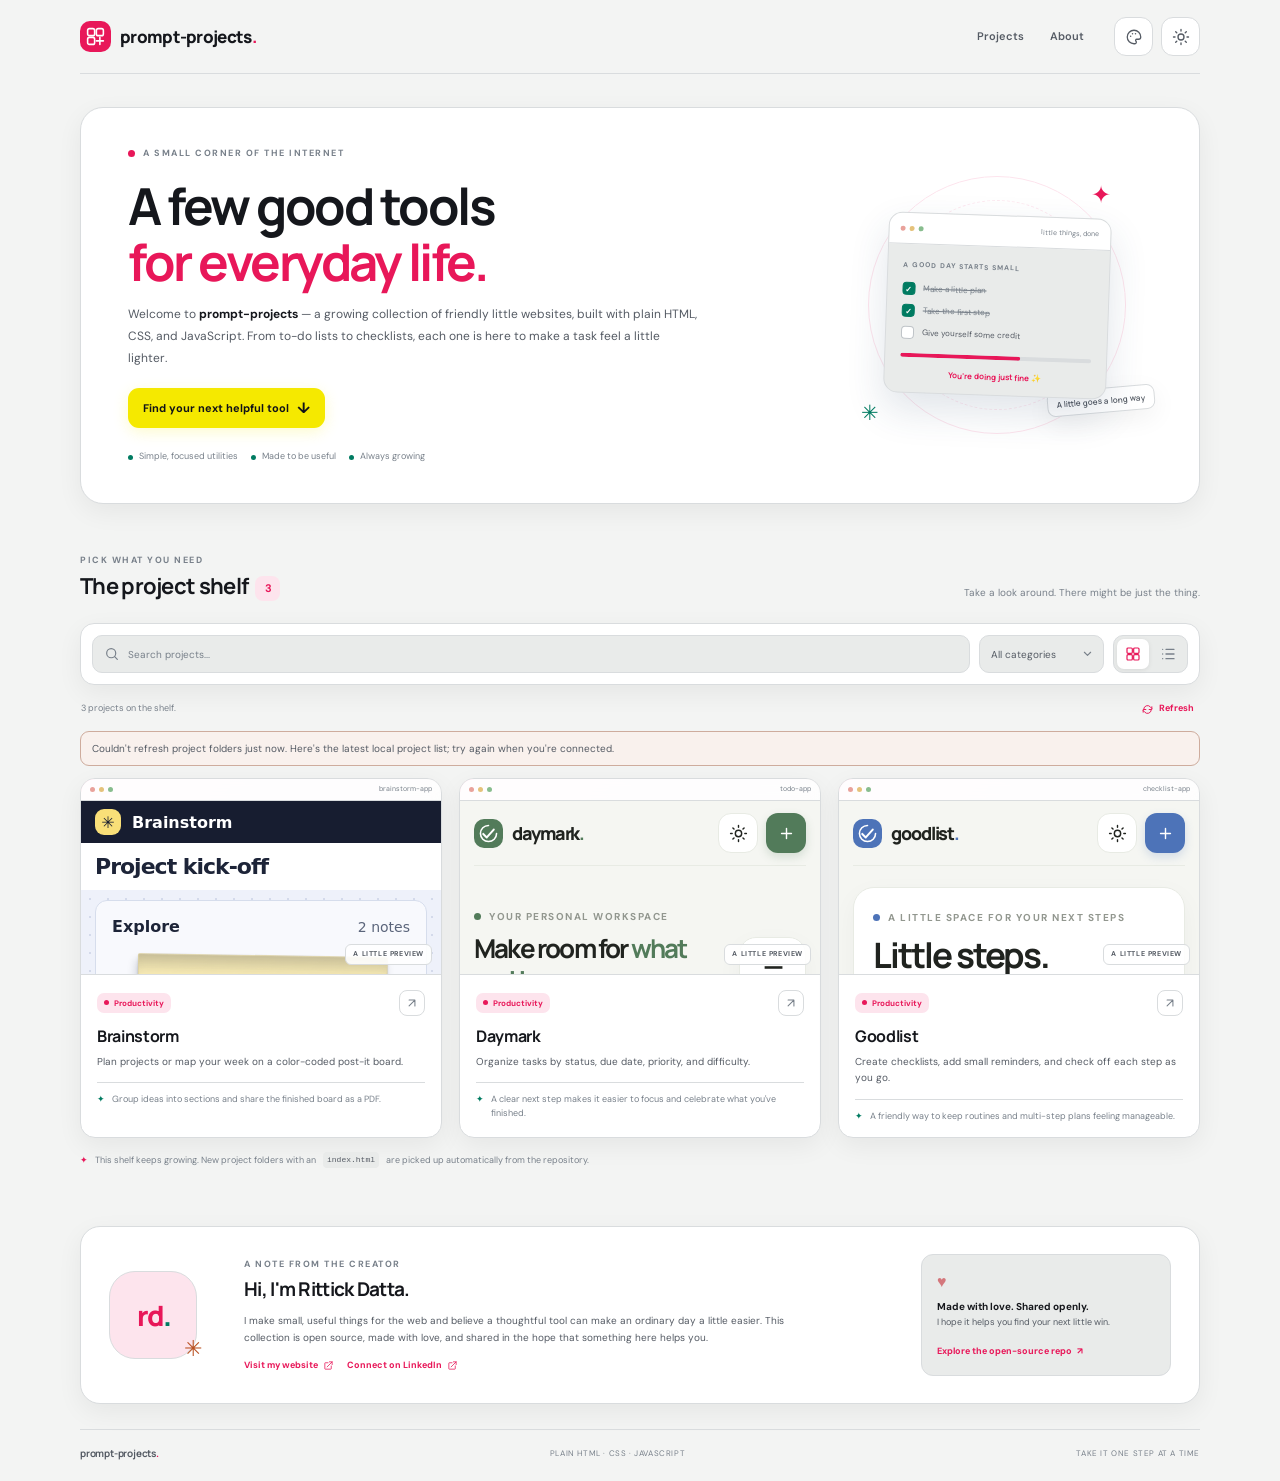
<file: index.html>
<!doctype html>
<html lang="en" data-palette="signal">
  <head>
    <meta charset="utf-8">
    <meta name="viewport" content="width=device-width, initial-scale=1">
    <meta name="theme-color" content="#f5f7fb">
    <meta name="description" content="A collection of friendly, practical websites made with plain HTML, CSS, and JavaScript. Find a little tool to make the day easier.">
    <title>prompt-projects — little tools for everyday life</title>
    <link rel="preconnect" href="https://fonts.googleapis.com">
    <link rel="preconnect" href="https://fonts.gstatic.com" crossorigin>
    <link href="https://fonts.googleapis.com/css2?family=DM+Sans:wght@400;500;600;700&family=Manrope:wght@400;500;600;700;800&display=swap" rel="stylesheet">
    <link rel="stylesheet" href="styles.css">
    <script src="app.js" defer></script>
  </head>
  <body>
    <div class="site-shell">
      <header class="topbar">
        <a class="brand" href="#" aria-label="prompt-projects home">
          <span class="brand-mark" aria-hidden="true">
            <svg viewBox="0 0 24 24" fill="none"><rect x="3" y="3" width="8" height="8" rx="2" stroke="currentColor" stroke-width="1.8"/><rect x="13" y="3" width="8" height="8" rx="2" stroke="currentColor" stroke-width="1.8"/><rect x="3" y="13" width="8" height="8" rx="2" stroke="currentColor" stroke-width="1.8"/><path d="M17 13v8m-4-4h8" stroke="currentColor" stroke-width="1.8" stroke-linecap="round"/></svg>
          </span>
          <span>prompt-projects<span class="brand-period">.</span></span>
        </a>
        <nav class="topnav" aria-label="Main navigation">
          <a href="#projects">Projects</a>
          <a href="#about">About</a>
        </nav>
        <button class="icon-button palette-toggle" id="palette-toggle" type="button" aria-label="Switch to sunshine palette" title="Switch to sunshine palette">
          <svg viewBox="0 0 24 24" fill="none" aria-hidden="true"><path d="M12 3a9 9 0 1 0 0 18h1.2a2 2 0 0 0 1.4-3.4 1.5 1.5 0 0 1 1.1-2.6H18a3 3 0 0 0 3-3c0-5-4-9-9-9Z" stroke="currentColor" stroke-width="1.7" stroke-linecap="round" stroke-linejoin="round"/><circle cx="7.5" cy="11" r="1" fill="currentColor"/><circle cx="10" cy="7.5" r="1" fill="currentColor"/><circle cx="14" cy="7.5" r="1" fill="currentColor"/></svg>
        </button>
        <button class="icon-button theme-toggle" id="theme-toggle" type="button" aria-label="Switch to dark mode" title="Switch color theme">
          <svg class="sun-icon" viewBox="0 0 24 24" fill="none" aria-hidden="true"><circle cx="12" cy="12" r="4" stroke="currentColor" stroke-width="1.8"/><path d="M12 2v2m0 16v2M4.93 4.93l1.42 1.42m11.3 11.3 1.42 1.42M2 12h2m16 0h2M4.93 19.07l1.42-1.42m11.3-11.3 1.42-1.42" stroke="currentColor" stroke-width="1.8" stroke-linecap="round"/></svg>
          <svg class="moon-icon" viewBox="0 0 24 24" fill="none" aria-hidden="true"><path d="M20.2 15.1A8.6 8.6 0 0 1 8.9 3.8 8.7 8.7 0 1 0 20.2 15Z" stroke="currentColor" stroke-width="1.8" stroke-linecap="round" stroke-linejoin="round"/></svg>
        </button>
      </header>

      <main>
        <section class="hero" aria-labelledby="hero-title">
          <div class="hero-content">
            <p class="eyebrow"><span class="eyebrow-dot"></span> A SMALL CORNER OF THE INTERNET</p>
            <h1 id="hero-title">A few good tools<br><span>for everyday life.</span></h1>
            <p class="hero-copy">Welcome to <strong>prompt-projects</strong> — a growing collection of friendly little websites, built with plain HTML, CSS, and JavaScript. From to-do lists to checklists, each one is here to make a task feel a little lighter.</p>
            <a class="button button-primary hero-link" href="#projects">Find your next helpful tool <span aria-hidden="true">↓</span></a>
            <div class="hero-details">
              <span><i class="detail-dot"></i>Simple, focused utilities</span>
              <span><i class="detail-dot"></i>Made to be useful</span>
              <span><i class="detail-dot"></i>Always growing</span>
            </div>
          </div>
          <div class="hero-illustration" aria-hidden="true">
            <div class="orbit orbit-one"></div>
            <div class="orbit orbit-two"></div>
            <div class="hero-window">
              <div class="window-top"><span></span><span></span><span></span><i>little things, done</i></div>
              <div class="window-content">
                <div class="window-kicker">A GOOD DAY STARTS SMALL</div>
                <div class="window-task is-done"><b>✓</b><span>Make a little plan</span></div>
                <div class="window-task is-done"><b>✓</b><span>Take the first step</span></div>
                <div class="window-task"><b></b><span>Give yourself some credit</span></div>
                <div class="window-progress"><i></i></div>
                <div class="window-caption">You're doing just fine ✨</div>
              </div>
            </div>
            <span class="float-spark spark-a">✦</span><span class="float-spark spark-b">✳</span>
            <span class="float-note">A little goes a long way</span>
          </div>
        </section>

        <section class="projects-section" id="projects" aria-labelledby="projects-title">
          <div class="section-heading">
            <div>
              <p class="eyebrow">PICK WHAT YOU NEED</p>
              <h2 id="projects-title">The project shelf <span class="project-count" id="project-count">—</span></h2>
            </div>
            <p class="section-aside">Take a look around. There might be just the thing.</p>
          </div>

          <div class="project-toolbar">
            <label class="search-box">
              <svg viewBox="0 0 24 24" fill="none" aria-hidden="true"><circle cx="10.8" cy="10.8" r="6.8" stroke="currentColor" stroke-width="1.8"/><path d="m16 16 4 4" stroke="currentColor" stroke-width="1.8" stroke-linecap="round"/></svg>
              <input id="project-search" type="search" placeholder="Search projects..." aria-label="Search projects">
            </label>
            <label class="filter-wrap">
              <span class="sr-only">Filter projects by category</span>
              <select id="category-filter" aria-label="Filter projects by category">
                <option value="all">All categories</option>
              </select>
              <svg viewBox="0 0 24 24" fill="none" aria-hidden="true"><path d="m7 10 5 5 5-5" stroke="currentColor" stroke-width="1.8" stroke-linecap="round" stroke-linejoin="round"/></svg>
            </label>
            <div class="view-switch" role="group" aria-label="Project layout">
              <button class="view-button is-active" id="grid-view-button" type="button" aria-label="Grid view" aria-pressed="true" title="Grid view">
                <svg viewBox="0 0 24 24" fill="none" aria-hidden="true"><rect x="3" y="3" width="8" height="8" rx="1.5" stroke="currentColor" stroke-width="1.8"/><rect x="13" y="3" width="8" height="8" rx="1.5" stroke="currentColor" stroke-width="1.8"/><rect x="3" y="13" width="8" height="8" rx="1.5" stroke="currentColor" stroke-width="1.8"/><rect x="13" y="13" width="8" height="8" rx="1.5" stroke="currentColor" stroke-width="1.8"/></svg>
              </button>
              <button class="view-button" id="list-view-button" type="button" aria-label="List view" aria-pressed="false" title="List view">
                <svg viewBox="0 0 24 24" fill="none" aria-hidden="true"><path d="M9 5h12M9 12h12M9 19h12M4 5h.01M4 12h.01M4 19h.01" stroke="currentColor" stroke-width="2" stroke-linecap="round"/></svg>
              </button>
            </div>
          </div>
          <div class="results-line">
            <p id="results-label">Gathering the good stuff...</p>
            <button class="refresh-button" id="refresh-projects" type="button" title="Refresh project list">
              <svg viewBox="0 0 24 24" fill="none" aria-hidden="true"><path d="M20 7v5h-5M4 17v-5h5m-4-1a7 7 0 0 1 12-4l3 3M4 14l3 3a7 7 0 0 0 12-4" stroke="currentColor" stroke-width="1.8" stroke-linecap="round" stroke-linejoin="round"/></svg>
              <span>Refresh</span>
            </button>
          </div>
          <p class="discovery-note" id="discovery-note" role="status" hidden></p>
          <div class="project-grid" id="project-grid" aria-live="polite"></div>
          <div class="no-projects" id="no-projects" hidden>
            <span aria-hidden="true">⌕</span>
            <h3>No projects found</h3>
            <p>Try a different search or category. The right little tool might be hiding.</p>
            <button class="button button-quiet" id="clear-filters" type="button">Clear filters</button>
          </div>
          <p class="auto-update-note"><span class="auto-update-icon" aria-hidden="true">✦</span> This shelf keeps growing. New project folders with an <code>index.html</code> are picked up automatically from the repository.</p>
        </section>

        <section class="about-section" id="about" aria-labelledby="about-title">
          <div class="about-mark" aria-hidden="true">
            <span>rd<span>.</span></span>
            <i class="about-spark">✳</i>
          </div>
          <div class="about-copy">
            <p class="eyebrow">A NOTE FROM THE CREATOR</p>
            <h2 id="about-title">Hi, I'm Rittick Datta.</h2>
            <p>I make small, useful things for the web and believe a thoughtful tool can make an ordinary day a little easier. This collection is open source, made with love, and shared in the hope that something here helps you.</p>
            <div class="about-links">
              <a href="https://rittickdatta.com/" target="_blank" rel="noopener noreferrer">Visit my website <svg viewBox="0 0 24 24" fill="none" aria-hidden="true"><path d="M14 4h6v6m-11 5L20 4M18 13v6a1 1 0 0 1-1 1H5a1 1 0 0 1-1-1V7a1 1 0 0 1 1-1h6" stroke="currentColor" stroke-width="1.7" stroke-linecap="round" stroke-linejoin="round"/></svg></a>
              <a href="https://www.linkedin.com/in/rittick/" target="_blank" rel="noopener noreferrer">Connect on LinkedIn <svg viewBox="0 0 24 24" fill="none" aria-hidden="true"><path d="M14 4h6v6m-11 5L20 4M18 13v6a1 1 0 0 1-1 1H5a1 1 0 0 1-1-1V7a1 1 0 0 1 1-1h6" stroke="currentColor" stroke-width="1.7" stroke-linecap="round" stroke-linejoin="round"/></svg></a>
            </div>
          </div>
          <div class="open-source-note">
            <span class="heart" aria-hidden="true">♥</span>
            <p><strong>Made with love. Shared openly.</strong><br>I hope it helps you find your next little win.</p>
            <a href="https://github.com/RittickDatta/prompt-projects" target="_blank" rel="noopener noreferrer">Explore the open-source repo <span aria-hidden="true">↗</span></a>
          </div>
        </section>
      </main>
      <footer class="footer"><a class="footer-brand" href="#">prompt-projects<span>.</span></a><span>PLAIN HTML · CSS · JAVASCRIPT</span><span>TAKE IT ONE STEP AT A TIME</span></footer>
    </div>
  </body>
</html>
</file>
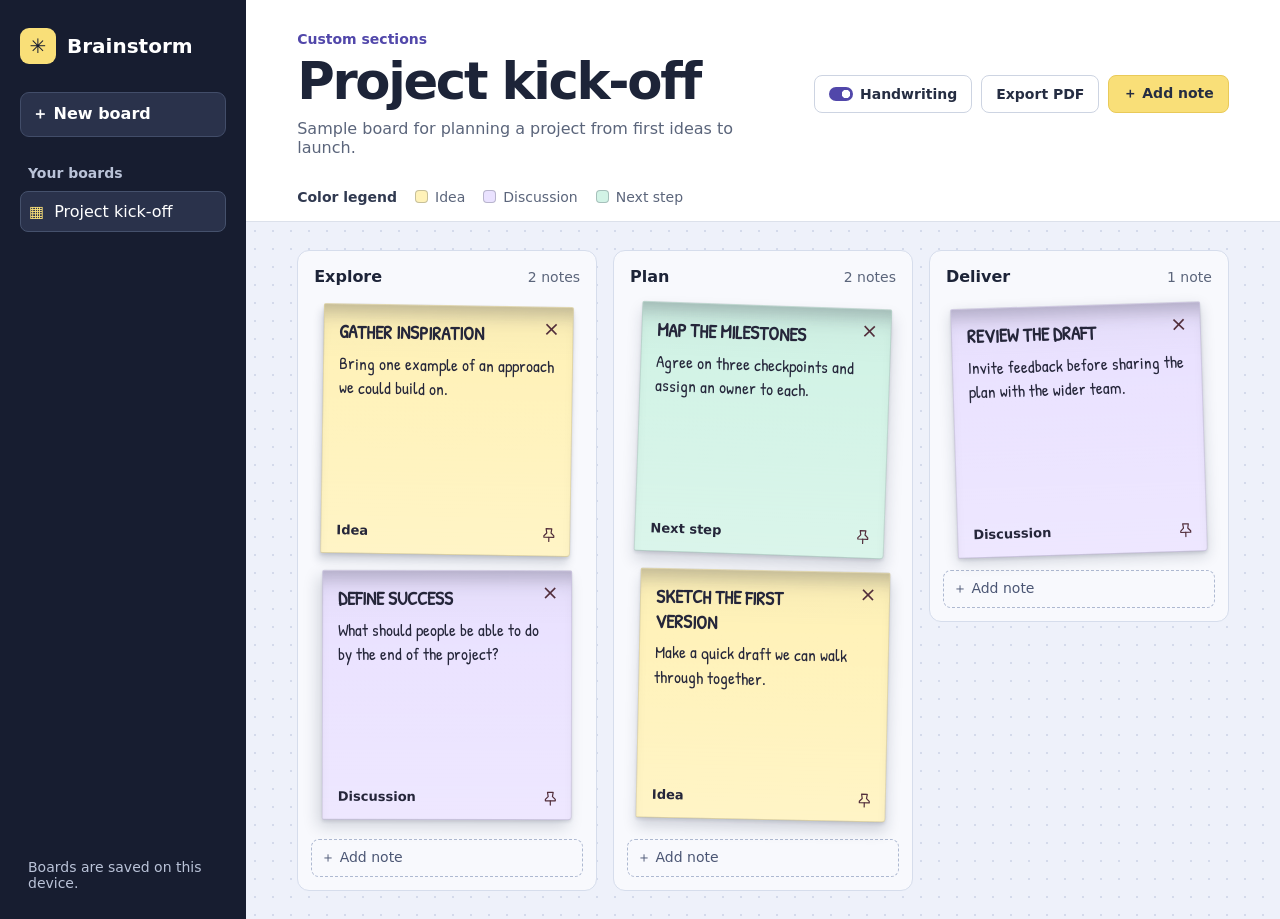
<file: brainstorm-app/index.html>
<!doctype html>
<html lang="en">
<head>
  <meta charset="utf-8">
  <meta name="viewport" content="width=device-width, initial-scale=1">
  <meta name="description" content="A digital post-it board for planning projects, mapping your week, and sharing ideas as a PDF.">
  <title>Brainstorm — digital post-it boards</title>
  <link rel="preconnect" href="https://fonts.googleapis.com">
  <link rel="preconnect" href="https://fonts.gstatic.com" crossorigin>
  <link rel="stylesheet" href="https://fonts.googleapis.com/css2?family=Patrick+Hand&amp;display=swap">
  <link rel="stylesheet" href="styles.css">
  <script src="app.js" defer></script>
</head>
<body>
  <div class="workspace">
    <aside class="sidebar">
      <a class="brand" href="../index.html"><span class="brand-mark" aria-hidden="true">✳</span>Brainstorm</a>
      <button class="new-board" id="new-board" type="button">＋ New board</button>
      <nav aria-label="Your boards">
        <h2>Your boards</h2>
        <div id="board-list"></div>
      </nav>
      <p class="storage-caption">Boards are saved on this device.</p>
    </aside>
    <main>
      <header class="board-header" id="board-header">
        <div>
          <p class="board-type" id="board-type"></p>
          <h1 id="board-title"></h1>
          <p id="board-description" class="board-description"></p>
        </div>
        <div class="board-actions">
          <button type="button" class="button font-toggle" id="handwriting-toggle" aria-pressed="true">Handwriting</button>
          <button type="button" class="button" id="export">Export PDF</button>
          <button type="button" class="button primary" id="new-note">＋ Add note</button>
        </div>
      </header>
      <div class="legend" id="legend" aria-label="Board color legend"></div>
      <p id="storage-error" class="error storage-error" role="alert" hidden></p>
      <div class="canvas" id="canvas">
        <div class="columns" id="columns"></div>
      </div>
      <section class="board-empty" id="board-empty" hidden>
        <h1>No boards yet</h1>
        <p>Create a board to start adding notes.</p>
      </section>
    </main>
  </div>
  <dialog id="board-dialog" aria-labelledby="board-dialog-title">
    <form id="board-form">
      <div class="dialog-header">
        <h2 id="board-dialog-title">New board</h2>
        <button type="button" class="close" data-close aria-label="Close">×</button>
      </div>
      <label>Board name <input name="title" maxlength="80" required placeholder="e.g. Launch planning"></label>
      <label>Description <span class="optional">(optional)</span><input name="description" maxlength="180" placeholder="What is this board for?"></label>
      <label>Layout
        <select name="layout">
          <option value="open">Open board</option>
          <option value="sections" selected>Custom sections</option>
          <option value="week">Week board</option>
        </select>
      </label>
      <label id="section-fields">Section names <span class="optional">(one per line)</span>
        <textarea name="sections" rows="3" placeholder="Ideas&#10;In progress&#10;Ready"></textarea>
      </label>
      <label class="checkbox" id="weekend-field" hidden><input type="checkbox" name="weekend"> Include Saturday and Sunday</label>
      <fieldset>
        <legend>What should note colors mean?</legend>
        <select name="colorMode" aria-label="Color scheme">
          <option value="priority">Urgency and importance</option>
          <option value="people">Team members</option>
          <option value="custom">Custom labels</option>
          <option value="none">No color coding</option>
        </select>
        <p id="color-help" class="optional"></p>
        <div id="color-fields" class="color-fields"></div>
      </fieldset>
      <p class="error" id="board-error" role="alert" hidden></p>
      <footer class="dialog-actions">
        <button type="button" class="button" data-close>Cancel</button>
        <button class="button primary">Create board</button>
      </footer>
    </form>
  </dialog>
  <dialog id="note-dialog" aria-labelledby="note-dialog-title">
    <form id="note-form">
      <div class="dialog-header">
        <h2 id="note-dialog-title">Add note</h2>
        <button type="button" class="close" data-close aria-label="Close">×</button>
      </div>
      <label>Note title <input name="title" maxlength="100" required placeholder="Give the idea a short title"></label>
      <label>Details <span class="optional">(optional)</span><textarea name="body" rows="4" maxlength="2000" placeholder="Add context or next steps"></textarea></label>
      <label id="note-section-field">Section <select name="section"></select></label>
      <label id="note-color-field">Note color <select name="color"></select></label>
      <footer class="dialog-actions">
        <button type="button" class="button danger" id="delete-note" hidden>Delete note</button>
        <button type="button" class="button" data-close>Cancel</button>
        <button class="button primary">Save note</button>
      </footer>
    </form>
  </dialog>
  <section class="print-sheet" id="print-sheet" aria-hidden="true"></section>
</body>
</html>
</file>
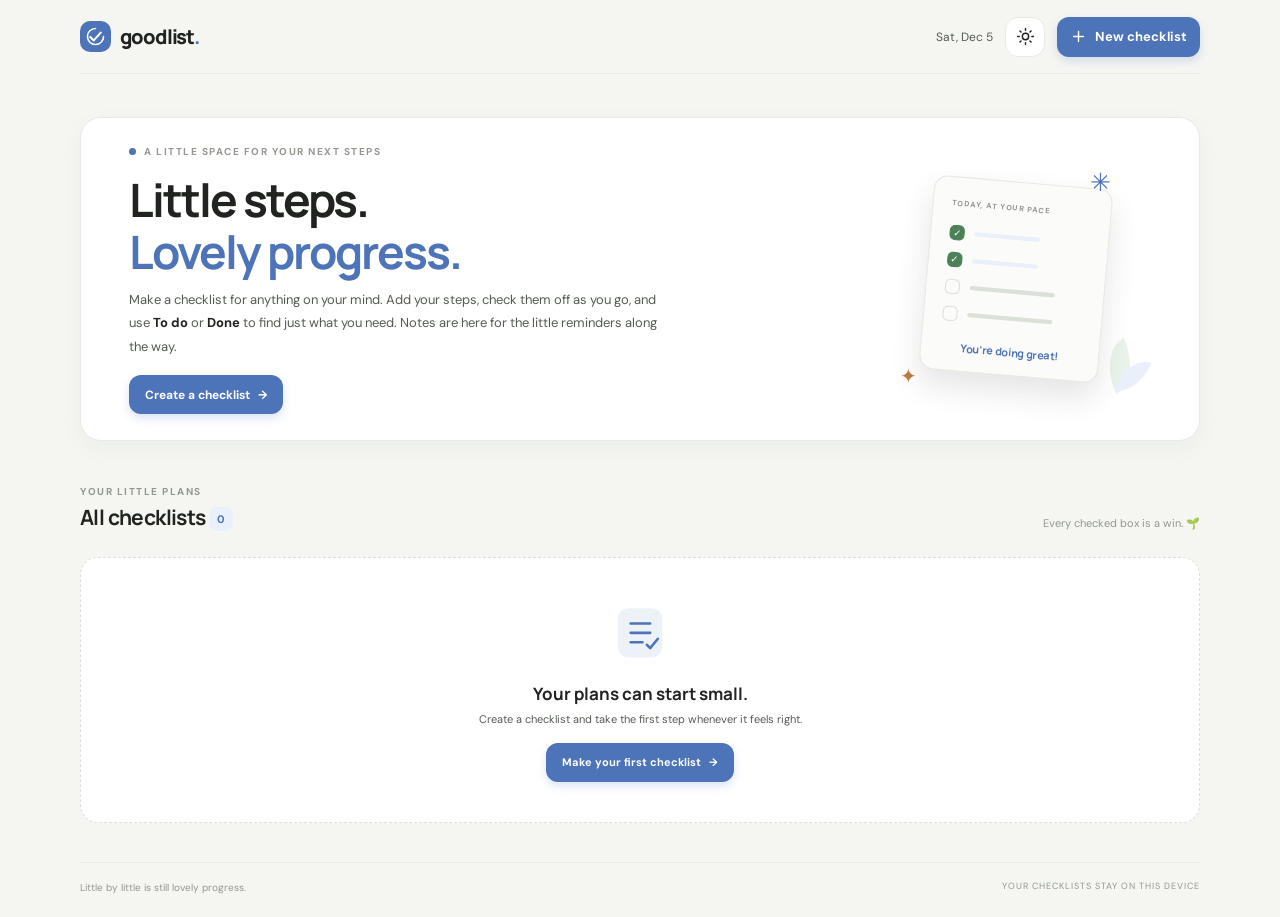
<file: checklist-app/index.html>
<!doctype html>
<html lang="en">
  <head>
    <meta charset="utf-8">
    <meta name="viewport" content="width=device-width, initial-scale=1">
    <meta name="theme-color" content="#f5f6f2">
    <meta name="description" content="A friendly place to make a plan, check things off, and celebrate the little wins.">
    <title>Goodlist — little steps, lovely progress</title>
    <link rel="preconnect" href="https://fonts.googleapis.com">
    <link rel="preconnect" href="https://fonts.gstatic.com" crossorigin>
    <link href="https://fonts.googleapis.com/css2?family=DM+Sans:wght@400;500;600;700&family=Manrope:wght@400;500;600;700;800&display=swap" rel="stylesheet">
    <link rel="stylesheet" href="styles.css">
    <script src="app.js" defer></script>
  </head>
  <body>
    <div class="app-shell">
      <header class="topbar">
        <a class="brand" href="#" aria-label="Goodlist home">
          <span class="brand-mark" aria-hidden="true">
            <svg viewBox="0 0 24 24" fill="none"><path d="m6 12.5 4 4 8-9" stroke="currentColor" stroke-width="2.3" stroke-linecap="round" stroke-linejoin="round"/><path d="M12 2.8a9.2 9.2 0 1 0 9.2 9.2" stroke="currentColor" stroke-width="1.8" stroke-linecap="round"/></svg>
          </span>
          <span>goodlist<span class="brand-period">.</span></span>
        </a>
        <div class="topbar-actions">
          <span class="today-label" id="today-label"></span>
          <button class="icon-button theme-toggle" id="theme-toggle" type="button" aria-label="Switch to dark mode" title="Switch color theme">
            <svg class="sun-icon" viewBox="0 0 24 24" fill="none" aria-hidden="true"><circle cx="12" cy="12" r="4" stroke="currentColor" stroke-width="1.8"/><path d="M12 2v2m0 16v2M4.93 4.93l1.42 1.42m11.3 11.3 1.42 1.42M2 12h2m16 0h2M4.93 19.07l1.42-1.42m11.3-11.3 1.42-1.42" stroke="currentColor" stroke-width="1.8" stroke-linecap="round"/></svg>
            <svg class="moon-icon" viewBox="0 0 24 24" fill="none" aria-hidden="true"><path d="M20.2 15.1A8.6 8.6 0 0 1 8.9 3.8 8.7 8.7 0 1 0 20.2 15Z" stroke="currentColor" stroke-width="1.8" stroke-linecap="round" stroke-linejoin="round"/></svg>
          </button>
          <button class="button button-primary top-add" id="add-checklist-button" type="button">
            <svg viewBox="0 0 24 24" fill="none" aria-hidden="true"><path d="M12 5v14m-7-7h14" stroke="currentColor" stroke-width="2" stroke-linecap="round"/></svg>
            <span>New checklist</span>
          </button>
        </div>
      </header>

      <main>
        <section class="hero" aria-labelledby="hero-title">
          <div class="hero-copy">
            <p class="eyebrow"><span class="eyebrow-dot"></span> A LITTLE SPACE FOR YOUR NEXT STEPS</p>
            <h1 id="hero-title">Little steps.<br><span>Lovely progress.</span></h1>
            <p class="hero-description">Make a checklist for anything on your mind. Add your steps, check them off as you go, and use <strong>To do</strong> or <strong>Done</strong> to find just what you need. Notes are here for the little reminders along the way.</p>
            <button class="button button-primary hero-add" id="hero-add-button" type="button">Create a checklist <span aria-hidden="true">→</span></button>
          </div>
          <div class="hero-art" aria-hidden="true">
            <span class="art-sparkle sparkle-one">✳</span>
            <span class="art-sparkle sparkle-two">✦</span>
            <div class="art-paper">
              <span class="art-caption">TODAY, AT YOUR PACE</span>
              <div class="art-line art-line-done"><span>✓</span><i></i></div>
              <div class="art-line art-line-done"><span>✓</span><i></i></div>
              <div class="art-line"><span></span><i></i></div>
              <div class="art-line"><span></span><i></i></div>
              <span class="art-note">You're doing great!</span>
            </div>
            <span class="art-leaf leaf-one"></span><span class="art-leaf leaf-two"></span>
          </div>
        </section>

        <section class="dashboard" id="dashboard" aria-labelledby="lists-title">
          <div class="storage-notice" id="storage-notice" role="alert" hidden></div>
          <div class="dashboard-heading">
            <div>
              <p class="eyebrow">YOUR LITTLE PLANS</p>
              <h2 id="lists-title">All checklists <span class="count-pill" id="list-count">0</span></h2>
            </div>
            <p class="gentle-prompt">Every checked box is a win. 🌱</p>
          </div>
          <div class="bucket-list">
            <section class="bucket bucket-not-started" aria-labelledby="not-started-title">
              <div class="bucket-heading">
                <span class="bucket-icon" aria-hidden="true"><svg viewBox="0 0 24 24" fill="none"><circle cx="12" cy="12" r="8" stroke="currentColor" stroke-width="1.8"/><path d="M12 8v4l2.5 1.5" stroke="currentColor" stroke-width="1.8" stroke-linecap="round"/></svg></span>
                <h3 id="not-started-title">Ready when you are</h3>
                <span class="bucket-count" id="count-not-started">0</span>
              </div>
              <p class="bucket-hint">Fresh lists waiting for their first little step.</p>
              <div class="checklist-grid" id="bucket-not-started"></div>
              <p class="bucket-empty" id="empty-not-started" hidden>No rush. Your next plan can start whenever you're ready.</p>
            </section>
            <section class="bucket bucket-in-progress" aria-labelledby="in-progress-title">
              <div class="bucket-heading">
                <span class="bucket-icon" aria-hidden="true"><svg viewBox="0 0 24 24" fill="none"><path d="M4 13h4l3-8 4 14 3-6h2" stroke="currentColor" stroke-width="1.8" stroke-linecap="round" stroke-linejoin="round"/></svg></span>
                <h3 id="in-progress-title">In the works</h3>
                <span class="bucket-count" id="count-in-progress">0</span>
              </div>
              <p class="bucket-hint">Look at you, making things happen.</p>
              <div class="checklist-grid" id="bucket-in-progress"></div>
              <p class="bucket-empty" id="empty-in-progress" hidden>Your first checked item will show up here.</p>
            </section>
            <section class="bucket bucket-completed" aria-labelledby="completed-title">
              <div class="bucket-heading">
                <span class="bucket-icon" aria-hidden="true"><svg viewBox="0 0 24 24" fill="none"><path d="m5 12 4 4L19 6" stroke="currentColor" stroke-width="2" stroke-linecap="round" stroke-linejoin="round"/></svg></span>
                <h3 id="completed-title">All done, all lovely</h3>
                <span class="bucket-count" id="count-completed">0</span>
              </div>
              <p class="bucket-hint">Take a moment. You did that!</p>
              <div class="checklist-grid" id="bucket-completed"></div>
              <p class="bucket-empty" id="empty-completed" hidden>Your wins will collect here, one check at a time.</p>
            </section>
            <section class="bucket bucket-abandoned" aria-labelledby="abandoned-title">
              <div class="bucket-heading">
                <span class="bucket-icon" aria-hidden="true"><svg viewBox="0 0 24 24" fill="none"><path d="M12 3v3m0 12v3M3 12h3m12 0h3M5.64 5.64l2.12 2.12m8.48 8.48 2.12 2.12m0-12.72-2.12 2.12m-8.48 8.48-2.12 2.12" stroke="currentColor" stroke-width="1.8" stroke-linecap="round"/><circle cx="12" cy="12" r="4" stroke="currentColor" stroke-width="1.8"/></svg></span>
                <h3 id="abandoned-title">Whenever you're ready</h3>
                <span class="bucket-count" id="count-abandoned">0</span>
              </div>
              <p class="bucket-hint">Untouched for a while? You can pick these up anytime.</p>
              <div class="checklist-grid" id="bucket-abandoned"></div>
              <p class="bucket-empty" id="empty-abandoned" hidden>Nothing left behind. You're right where you need to be.</p>
            </section>
          </div>
          <div class="empty-dashboard" id="empty-dashboard" hidden>
            <span class="empty-illustration" aria-hidden="true"><svg viewBox="0 0 80 80" fill="none"><rect x="14" y="12" width="52" height="58" rx="12" fill="currentColor" opacity=".1"/><path d="M29 30h23M29 41h23M29 52h14" stroke="currentColor" stroke-width="3" stroke-linecap="round"/><path d="m48 55 4 4 9-11" stroke="currentColor" stroke-width="3" stroke-linecap="round" stroke-linejoin="round"/></svg></span>
            <h3>Your plans can start small.</h3>
            <p>Create a checklist and take the first step whenever it feels right.</p>
            <button class="button button-primary" id="empty-add-button" type="button">Make your first checklist <span aria-hidden="true">→</span></button>
          </div>
        </section>

        <section class="checklist-view" id="checklist-view" aria-labelledby="checklist-title" hidden>
          <button class="back-link" id="back-button" type="button"><svg viewBox="0 0 24 24" fill="none" aria-hidden="true"><path d="m15 18-6-6 6-6M9 12h12" stroke="currentColor" stroke-width="1.8" stroke-linecap="round" stroke-linejoin="round"/></svg> All checklists</button>
          <div class="detail-card">
            <div class="detail-heading">
              <div class="detail-heading-copy">
                <p class="eyebrow"><span class="eyebrow-dot"></span> YOUR CHECKLIST</p>
                <h2 id="checklist-title"></h2>
                <p class="detail-description" id="checklist-description"></p>
              </div>
              <button class="icon-button delete-list-button" id="delete-checklist-button" type="button" aria-label="Delete this checklist" title="Delete checklist">
                <svg viewBox="0 0 24 24" fill="none" aria-hidden="true"><path d="M4 7h16m-10 4v6m4-6v6M6 7l1 14h10l1-14M9 7V4h6v3" stroke="currentColor" stroke-width="1.8" stroke-linecap="round" stroke-linejoin="round"/></svg>
              </button>
            </div>
            <div class="progress-area">
              <div class="progress-copy"><span id="progress-label">0 of 0 steps checked</span><span id="progress-percent">0%</span></div>
              <div class="progress-track" role="progressbar" id="progress-bar" aria-label="Checklist progress" aria-valuemin="0" aria-valuemax="100" aria-valuenow="0"><span id="progress-fill"></span></div>
            </div>
            <div class="filter-row">
              <span class="filter-caption">Show me</span>
              <div class="filter-switch" role="group" aria-label="Filter checklist items">
                <button class="filter-button is-active" data-filter="all" type="button" aria-pressed="true">Everything <span id="filter-all-count">0</span></button>
                <button class="filter-button" data-filter="unchecked" type="button" aria-pressed="false">To do <span id="filter-unchecked-count">0</span></button>
                <button class="filter-button" data-filter="checked" type="button" aria-pressed="false">Done <span id="filter-checked-count">0</span></button>
              </div>
            </div>
            <div class="completion-message" id="completion-message" role="status" aria-live="polite" hidden>
              <span class="completion-icon" aria-hidden="true">✦</span>
              <div><h3>Look at you — you did it!</h3><p>This checklist is complete. Take a breath and enjoy that feeling.</p></div>
            </div>
            <p class="no-filter-results" id="no-filter-results" hidden></p>
            <div class="item-list" id="item-list"></div>
            <form class="add-item-form" id="add-item-form">
              <label class="sr-only" for="new-item-title">Add a checklist item</label>
              <input id="new-item-title" name="title" type="text" maxlength="160" placeholder="Add one more little step..." required>
              <button class="button button-primary" type="submit"><svg viewBox="0 0 24 24" fill="none" aria-hidden="true"><path d="M12 5v14m-7-7h14" stroke="currentColor" stroke-width="2" stroke-linecap="round"/></svg><span>Add step</span></button>
            </form>
            <p class="detail-footnote"><svg viewBox="0 0 24 24" fill="none" aria-hidden="true"><rect x="5" y="10" width="14" height="11" rx="2" stroke="currentColor" stroke-width="1.7"/><path d="M8 10V7a4 4 0 1 1 8 0v3" stroke="currentColor" stroke-width="1.7" stroke-linecap="round"/></svg> Your checklists stay private, right here on this device.</p>
          </div>
        </section>
      </main>
      <footer class="footer"><span>Little by little is still lovely progress.</span><span>YOUR CHECKLISTS STAY ON THIS DEVICE</span></footer>
    </div>

    <dialog class="checklist-dialog" id="checklist-dialog" aria-labelledby="dialog-title">
      <form class="checklist-form" id="checklist-form">
        <div class="dialog-heading">
          <div><p class="eyebrow">MAKE A LITTLE PLAN</p><h2 id="dialog-title">What would you like to do?</h2></div>
          <button class="icon-button dialog-close" id="dialog-close" type="button" aria-label="Close dialog">
            <svg viewBox="0 0 24 24" fill="none" aria-hidden="true"><path d="m6 6 12 12M18 6 6 18" stroke="currentColor" stroke-width="2" stroke-linecap="round"/></svg>
          </button>
        </div>
        <label class="field-label" for="checklist-name">Give it a name <span class="required-mark">*</span></label>
        <input class="text-field" id="checklist-name" name="name" type="text" maxlength="90" placeholder="A name that makes you smile" required>
        <label class="field-label" for="checklist-details">A little context <span class="optional-mark">OPTIONAL</span></label>
        <input class="text-field" id="checklist-details" name="description" type="text" maxlength="200" placeholder="What's this list for?">
        <label class="field-label" for="checklist-items">Add your first steps <span class="required-mark">*</span></label>
        <textarea class="text-field item-seed-field" id="checklist-items" name="items" rows="5" placeholder="One step per line&#10;Gather what I need&#10;Make a little progress" required></textarea>
        <p class="field-hint">One item per line. You can always add more later.</p>
        <p class="form-error" id="form-error" role="alert" hidden></p>
        <div class="dialog-actions">
          <button class="button button-quiet" id="cancel-button" type="button">Maybe later</button>
          <button class="button button-primary" type="submit">Create my checklist <span aria-hidden="true">→</span></button>
        </div>
      </form>
    </dialog>
    <div class="toast" id="toast" role="status" aria-live="polite"></div>
  </body>
</html>
</file>
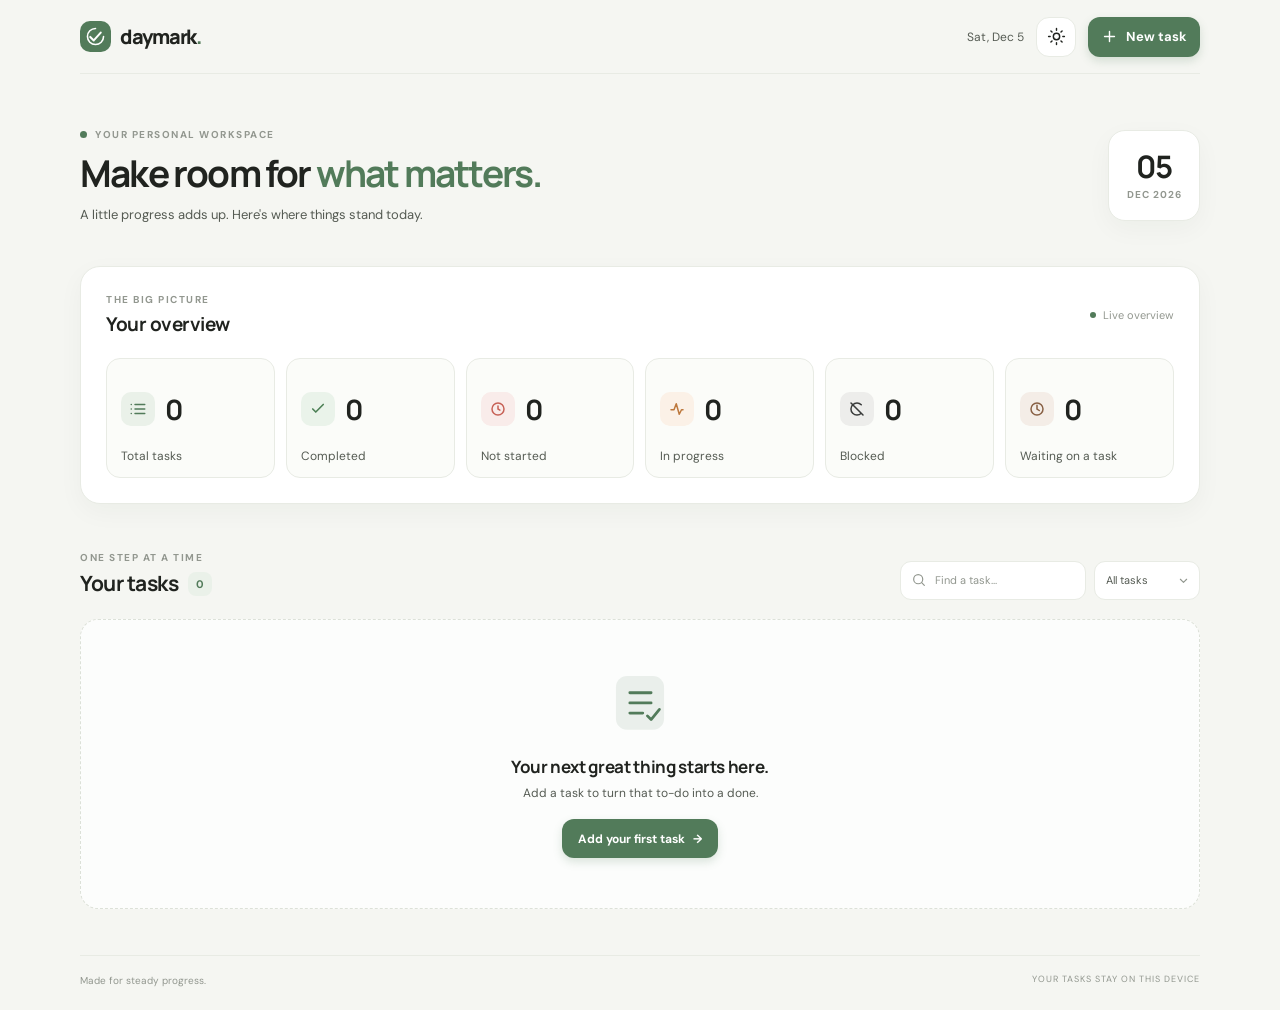
<file: todo-app/index.html>
<!doctype html>
<html lang="en">
  <head>
    <meta charset="utf-8">
    <meta name="viewport" content="width=device-width, initial-scale=1">
    <meta name="theme-color" content="#f5f6f2">
    <meta name="description" content="A calm, thoughtful space to organize your tasks.">
    <title>Daymark — your tasks, in focus</title>
    <link rel="preconnect" href="https://fonts.googleapis.com">
    <link rel="preconnect" href="https://fonts.gstatic.com" crossorigin>
    <link href="https://fonts.googleapis.com/css2?family=DM+Sans:wght@400;500;600;700&family=Manrope:wght@400;500;600;700;800&display=swap" rel="stylesheet">
    <link rel="stylesheet" href="styles.css">
    <script src="app.js" defer></script>
  </head>
  <body>
    <div class="app-shell">
      <header class="topbar">
        <a class="brand" href="#" aria-label="Daymark home">
          <span class="brand-mark" aria-hidden="true">
            <svg viewBox="0 0 24 24" fill="none"><path d="m6 12.5 4 4 8-9" stroke="currentColor" stroke-width="2.3" stroke-linecap="round" stroke-linejoin="round"/><path d="M12 2.8a9.2 9.2 0 1 0 9.2 9.2" stroke="currentColor" stroke-width="1.8" stroke-linecap="round"/></svg>
          </span>
          <span>daymark<span class="brand-period">.</span></span>
        </a>
        <div class="topbar-actions">
          <span class="today-label" id="today-label"></span>
          <button class="icon-button theme-toggle" id="theme-toggle" type="button" aria-label="Switch to dark mode" title="Switch color theme">
            <svg class="sun-icon" viewBox="0 0 24 24" fill="none" aria-hidden="true"><circle cx="12" cy="12" r="4" stroke="currentColor" stroke-width="1.8"/><path d="M12 2v2m0 16v2M4.93 4.93l1.42 1.42m11.3 11.3 1.42 1.42M2 12h2m16 0h2M4.93 19.07l1.42-1.42m11.3-11.3 1.42-1.42" stroke="currentColor" stroke-width="1.8" stroke-linecap="round"/></svg>
            <svg class="moon-icon" viewBox="0 0 24 24" fill="none" aria-hidden="true"><path d="M20.2 15.1A8.6 8.6 0 0 1 8.9 3.8 8.7 8.7 0 1 0 20.2 15Z" stroke="currentColor" stroke-width="1.8" stroke-linecap="round" stroke-linejoin="round"/></svg>
          </button>
          <button class="button button-primary top-add" id="add-task-button" type="button">
            <svg viewBox="0 0 24 24" fill="none" aria-hidden="true"><path d="M12 5v14m-7-7h14" stroke="currentColor" stroke-width="2" stroke-linecap="round"/></svg>
            <span>New task</span>
          </button>
        </div>
      </header>

      <main>
        <section class="welcome-row" aria-labelledby="welcome-title">
          <div>
            <p class="eyebrow"><span class="eyebrow-dot"></span> YOUR PERSONAL WORKSPACE</p>
            <h1 id="welcome-title">Make room for <span>what matters.</span></h1>
            <p class="welcome-copy">A little progress adds up. Here's where things stand today.</p>
          </div>
          <div class="date-card" aria-label="Today's date">
            <span class="date-card-day" id="date-day">—</span>
            <span class="date-card-month" id="date-month">—</span>
          </div>
        </section>

        <section class="overview" aria-labelledby="overview-title">
          <div class="section-heading">
            <div>
              <p class="eyebrow">THE BIG PICTURE</p>
              <h2 id="overview-title">Your overview</h2>
            </div>
            <span class="updated-label"><span class="live-dot"></span> Live overview</span>
          </div>
          <div class="stats-grid" id="stats-grid">
            <article class="stat-card stat-total">
              <span class="stat-icon" aria-hidden="true"><svg viewBox="0 0 24 24" fill="none"><path d="M8 6h13M8 12h13M8 18h13M3 6h.01M3 12h.01M3 18h.01" stroke="currentColor" stroke-width="2" stroke-linecap="round"/></svg></span>
              <span class="stat-number" data-stat="total">0</span><span class="stat-label">Total tasks</span>
            </article>
            <article class="stat-card stat-completed">
              <span class="stat-icon" aria-hidden="true"><svg viewBox="0 0 24 24" fill="none"><path d="m5 12 4 4L19 6" stroke="currentColor" stroke-width="2.2" stroke-linecap="round" stroke-linejoin="round"/></svg></span>
              <span class="stat-number" data-stat="completed">0</span><span class="stat-label">Completed</span>
            </article>
            <article class="stat-card stat-not-started">
              <span class="stat-icon" aria-hidden="true"><svg viewBox="0 0 24 24" fill="none"><circle cx="12" cy="12" r="8" stroke="currentColor" stroke-width="2"/><path d="M12 8v4l2.5 1.5" stroke="currentColor" stroke-width="2" stroke-linecap="round"/></svg></span>
              <span class="stat-number" data-stat="not-started">0</span><span class="stat-label">Not started</span>
            </article>
            <article class="stat-card stat-in-progress">
              <span class="stat-icon" aria-hidden="true"><svg viewBox="0 0 24 24" fill="none"><path d="M4 13h4l3-8 4 14 3-6h2" stroke="currentColor" stroke-width="2" stroke-linecap="round" stroke-linejoin="round"/></svg></span>
              <span class="stat-number" data-stat="in-progress">0</span><span class="stat-label">In progress</span>
            </article>
            <article class="stat-card stat-blocked">
              <span class="stat-icon" aria-hidden="true"><svg viewBox="0 0 24 24" fill="none"><path d="M6.3 6.3a8 8 0 0 0 11.4 11.4M17.7 6.3A8 8 0 0 0 6.3 17.7M4 4l16 16" stroke="currentColor" stroke-width="2" stroke-linecap="round"/></svg></span>
              <span class="stat-number" data-stat="blocked">0</span><span class="stat-label">Blocked</span>
            </article>
            <article class="stat-card stat-waiting">
              <span class="stat-icon" aria-hidden="true"><svg viewBox="0 0 24 24" fill="none"><circle cx="12" cy="12" r="8" stroke="currentColor" stroke-width="2"/><path d="M12 7v5l3 2" stroke="currentColor" stroke-width="2" stroke-linecap="round"/></svg></span>
              <span class="stat-number" data-stat="waiting">0</span><span class="stat-label">Waiting on a task</span>
            </article>
          </div>
        </section>

        <section class="tasks-section" aria-labelledby="tasks-title">
          <div class="tasks-heading">
            <div>
              <p class="eyebrow">ONE STEP AT A TIME</p>
              <h2 id="tasks-title">Your tasks <span class="task-count" id="task-count">0</span></h2>
            </div>
            <div class="task-tools">
              <label class="search-box">
                <svg viewBox="0 0 24 24" fill="none" aria-hidden="true"><circle cx="10.8" cy="10.8" r="6.8" stroke="currentColor" stroke-width="1.8"/><path d="m16 16 4 4" stroke="currentColor" stroke-width="1.8" stroke-linecap="round"/></svg>
                <input id="task-search" type="search" placeholder="Find a task..." aria-label="Search tasks">
              </label>
              <label class="filter-select-wrap">
                <span class="sr-only">Filter tasks by status</span>
                <select id="status-filter" aria-label="Filter tasks by status">
                  <option value="all">All tasks</option>
                  <option value="not-started">Not started</option>
                  <option value="in-progress">In progress</option>
                  <option value="completed">Completed</option>
                  <option value="blocked">Blocked</option>
                  <option value="waiting">Waiting</option>
                </select>
                <svg viewBox="0 0 24 24" fill="none" aria-hidden="true"><path d="m7 10 5 5 5-5" stroke="currentColor" stroke-width="1.8" stroke-linecap="round" stroke-linejoin="round"/></svg>
              </label>
            </div>
          </div>
          <div class="storage-notice" id="storage-notice" role="alert" hidden></div>
          <div class="task-grid" id="task-grid" aria-live="polite"></div>
          <div class="empty-state" id="empty-state" hidden>
            <span class="empty-art" aria-hidden="true">
              <svg viewBox="0 0 80 80" fill="none"><rect x="14" y="12" width="52" height="58" rx="12" fill="currentColor" opacity=".1"/><path d="M29 30h23M29 41h23M29 52h14" stroke="currentColor" stroke-width="3" stroke-linecap="round"/><path d="m48 55 4 4 9-11" stroke="currentColor" stroke-width="3" stroke-linecap="round" stroke-linejoin="round"/></svg>
            </span>
            <h3 id="empty-title">Your next great thing starts here.</h3>
            <p id="empty-copy">Add a task to turn that to-do into a done.</p>
            <button class="button button-primary" id="empty-add-button" type="button">Add your first task <span aria-hidden="true">→</span></button>
          </div>
        </section>
      </main>
      <footer class="footer"><span>Made for steady progress.</span><span>YOUR TASKS STAY ON THIS DEVICE</span></footer>
    </div>

    <dialog class="task-dialog" id="task-dialog" aria-labelledby="dialog-title">
      <form class="task-form" id="task-form">
        <div class="dialog-heading">
          <div>
            <p class="eyebrow">A FRESH START</p>
            <h2 id="dialog-title">Add a task</h2>
          </div>
          <button class="icon-button dialog-close" id="dialog-close" type="button" aria-label="Close dialog">
            <svg viewBox="0 0 24 24" fill="none" aria-hidden="true"><path d="m6 6 12 12M18 6 6 18" stroke="currentColor" stroke-width="2" stroke-linecap="round"/></svg>
          </button>
        </div>
        <input id="task-id" type="hidden">
        <label class="field-label" for="task-title">Task name <span class="required-mark">*</span></label>
        <input class="text-field" id="task-title" name="title" type="text" maxlength="100" placeholder="What needs to get done?" required>
        <label class="field-label" for="task-description">A few details <span class="optional-mark">OPTIONAL</span></label>
        <textarea class="text-field text-area" id="task-description" name="description" rows="3" maxlength="500" placeholder="Add a note or some context..."></textarea>
        <div class="form-row">
          <div>
            <label class="field-label" for="task-status">Status</label>
            <select class="text-field" id="task-status" name="status">
              <option value="not-started">Not started</option>
              <option value="in-progress">In progress</option>
              <option value="completed">Completed</option>
              <option value="blocked">Blocked</option>
              <option value="waiting">Waiting</option>
            </select>
          </div>
          <div>
            <label class="field-label" for="task-due">Due date <span class="optional-mark">OPTIONAL</span></label>
            <input class="text-field" id="task-due" name="dueDate" type="date">
          </div>
        </div>
        <div class="form-row">
          <div>
            <label class="field-label" for="task-difficulty">Difficulty</label>
            <select class="text-field" id="task-difficulty" name="difficulty">
              <option value="easy">Easy</option>
              <option value="medium" selected>Medium</option>
              <option value="hard">Hard</option>
            </select>
          </div>
          <div>
            <label class="field-label" for="task-dependency">Waiting for <span class="optional-mark">OPTIONAL</span></label>
            <select class="text-field" id="task-dependency" name="dependency">
              <option value="">No dependency</option>
            </select>
          </div>
        </div>
        <div class="priority-row">
          <label class="check-option"><input id="task-important" name="important" type="checkbox"><span class="custom-check" aria-hidden="true"></span><span><strong>Important</strong><small>Needs your attention</small></span></label>
          <label class="check-option"><input id="task-urgent" name="urgent" type="checkbox"><span class="custom-check" aria-hidden="true"></span><span><strong>Urgent</strong><small>Time-sensitive task</small></span></label>
        </div>
        <p class="form-error" id="form-error" role="alert" hidden></p>
        <div class="dialog-actions">
          <button class="button button-quiet" id="cancel-button" type="button">Cancel</button>
          <button class="button button-primary" type="submit"><span id="submit-label">Add task</span><svg viewBox="0 0 24 24" fill="none" aria-hidden="true"><path d="m5 12 4 4L19 6" stroke="currentColor" stroke-width="2" stroke-linecap="round" stroke-linejoin="round"/></svg></button>
        </div>
      </form>
    </dialog>
    <div class="toast" id="toast" role="status" aria-live="polite"></div>
  </body>
</html>
</file>
<file: styles.css>
:root {
  color-scheme: light;
  --page: #f5f7fb;
  --surface: #fff;
  --elevated: #f9faff;
  --text: #20232b;
  --text-soft: #555d6d;
  --muted: #9299a7;
  --line: #e6eaf1;
  --line-strong: #d7deea;
  --accent: #4d73b8;
  --accent-strong: #3b5f9e;
  --accent-wash: #eaf0fb;
  --green: #4d8056;
  --orange: #bd783d;
  --shadow: 0 8px 26px rgb(34 43 66 / 5%);
  --shadow-card: 0 12px 30px rgb(34 43 66 / 7%);
}

[data-theme="dark"] {
  color-scheme: dark;
  --page: #171a20;
  --surface: #20242c;
  --elevated: #272d38;
  --text: #f0f2f7;
  --text-soft: #c0c6d2;
  --muted: #8992a2;
  --line: #303744;
  --line-strong: #424b5c;
  --accent: #8eb0ec;
  --accent-strong: #a8c4f1;
  --accent-wash: #26364f;
  --green: #91c69a;
  --orange: #e4a66e;
  --shadow: 0 8px 26px rgb(0 0 0 / 16%);
  --shadow-card: 0 12px 30px rgb(0 0 0 / 20%);
}

[data-palette="signal"] {
  --page: #f3f4f3;
  --surface: #ffffff;
  --elevated: #e9ebea;
  --text: #15171c;
  --text-soft: #555b64;
  --muted: #78808a;
  --line: #d9dcde;
  --line-strong: #bfc4c8;
  --accent: #e81759;
  --accent-strong: #bd1047;
  --accent-wash: #fde4ed;
  --green: #007b61;
  --orange: #b95223;
  --shadow: 0 8px 26px rgb(15 18 24 / 6%);
  --shadow-card: 0 12px 30px rgb(15 18 24 / 10%);
}

[data-theme="dark"][data-palette="signal"] {
  --page: #090b0e;
  --surface: #101318;
  --elevated: #191d24;
  --text: #f3f4f7;
  --text-soft: #a4a9b3;
  --muted: #707783;
  --line: #252a33;
  --line-strong: #3a404b;
  --accent: #ff2e72;
  --accent-strong: #ff5b8f;
  --accent-wash: #351321;
  --green: #00cda5;
  --orange: #ff9a54;
  --shadow: 0 8px 26px rgb(0 0 0 / 28%);
  --shadow-card: 0 12px 30px rgb(0 0 0 / 38%);
}

[data-palette="sunshine"] {
  --page: #fff9e8;
  --surface: #fffefa;
  --elevated: #f7f1df;
  --text: #29332b;
  --text-soft: #596357;
  --muted: #899284;
  --line: #e7e1cf;
  --line-strong: #d1c9b2;
  --accent: #08796a;
  --accent-strong: #075c51;
  --accent-wash: #e2f3e8;
  --green: #438956;
  --orange: #a66827;
  --shadow: 0 8px 26px rgb(58 53 24 / 6%);
  --shadow-card: 0 12px 30px rgb(58 53 24 / 10%);
}

[data-theme="dark"][data-palette="sunshine"] {
  --page: #111b17;
  --surface: #1a2922;
  --elevated: #25372e;
  --text: #eef5ec;
  --text-soft: #bbcbbd;
  --muted: #899b8d;
  --line: #30453a;
  --line-strong: #496353;
  --accent: #72d9bd;
  --accent-strong: #94edd6;
  --accent-wash: #1d4037;
  --green: #9bd99b;
  --orange: #ffc06d;
  --shadow: 0 8px 26px rgb(0 0 0 / 24%);
  --shadow-card: 0 12px 30px rgb(0 0 0 / 32%);
}

* { box-sizing: border-box; }
html { scroll-behavior: smooth; scroll-padding-top: 20px; }
body { margin: 0; min-width: 320px; background: var(--page); color: var(--text); font: 14px/1.5 "DM Sans", sans-serif; transition: background .2s, color .2s; }
button, input, select { font: inherit; }
button, a { -webkit-tap-highlight-color: transparent; }
button:focus-visible, input:focus-visible, select:focus-visible, a:focus-visible { outline: 3px solid color-mix(in srgb, var(--accent) 45%, transparent); outline-offset: 3px; }
[hidden] { display: none !important; }
.site-shell { width: min(1120px, calc(100% - 40px)); margin: 0 auto; }
.topbar { height: 74px; display: flex; align-items: center; justify-content: space-between; border-bottom: 1px solid var(--line); }
.brand { display: inline-flex; align-items: center; gap: 9px; color: var(--text); font: 800 17px/1 "Manrope", sans-serif; letter-spacing: -.7px; text-decoration: none; }
.brand-mark { width: 31px; height: 31px; display: grid; place-items: center; border-radius: 10px; background: var(--accent); color: white; }
.brand-mark svg { width: 21px; height: 21px; }
.brand-period, .footer-brand span { color: var(--accent); }
.topnav { display: flex; gap: 26px; margin-left: auto; margin-right: 22px; }
.topnav a { color: var(--text-soft); font-size: 11px; font-weight: 600; text-decoration: none; }
.topnav a:hover { color: var(--accent-strong); }
.icon-button { width: 39px; height: 39px; display: grid; place-items: center; border: 1px solid var(--line); border-radius: 12px; background: var(--surface); color: var(--text-soft); cursor: pointer; transition: background .15s, border-color .15s; }
.icon-button:hover { border-color: var(--line-strong); background: var(--elevated); }
.icon-button svg { width: 18px; height: 18px; }
.palette-toggle, .theme-toggle { margin-left: 8px; }
.theme-toggle .moon-icon, [data-theme="dark"] .theme-toggle .sun-icon { display: none; }
[data-theme="dark"] .theme-toggle .moon-icon { display: block; }
.button { min-height: 41px; display: inline-flex; align-items: center; justify-content: center; gap: 8px; padding: 0 15px; border: 0; border-radius: 11px; cursor: pointer; font-size: 11px; font-weight: 700; text-decoration: none; transition: background .16s, transform .16s, box-shadow .16s; }
.button:active { transform: translateY(1px); }
.button-primary { background: var(--accent); color: #fff; box-shadow: 0 4px 11px color-mix(in srgb, var(--accent) 23%, transparent); }
.button-primary:hover { background: var(--accent-strong); }
[data-theme="dark"] .button-primary { color: #171c25; }
[data-palette="signal"] .button-primary { background: #f5e900; color: #111318; box-shadow: 0 4px 15px rgb(245 233 0 / 20%); }
[data-palette="signal"] .button-primary:hover { background: #fff437; }
[data-palette="sunshine"] .button-primary { background: #ffd83e; color: #283016; box-shadow: 0 4px 15px rgb(255 216 62 / 24%); }
[data-palette="sunshine"] .button-primary:hover { background: #ffe267; }
.button-quiet { background: var(--accent-wash); color: var(--accent-strong); }
.button-quiet:hover { filter: brightness(.97); }

main { padding-top: 33px; }
.hero { position: relative; min-height: 370px; display: flex; align-items: center; justify-content: space-between; gap: 25px; padding: 39px 47px; overflow: hidden; border: 1px solid var(--line); border-radius: 23px; background: var(--surface); box-shadow: var(--shadow); }
.hero-content { position: relative; z-index: 1; width: min(100%, 590px); }
.eyebrow { margin: 0 0 9px; color: var(--muted); font-size: 9px; font-weight: 700; letter-spacing: 1.5px; }
.hero .eyebrow { display: flex; align-items: center; gap: 8px; }
.eyebrow-dot { width: 7px; height: 7px; display: inline-block; border-radius: 50%; background: var(--accent); }
h1, h2, h3, h4, p { margin-top: 0; }
h1, h2, h3, h4 { font-family: "Manrope", sans-serif; }
h1 { margin: 17px 0 13px; font-size: clamp(35px, 5vw, 51px); font-weight: 700; letter-spacing: -2.5px; line-height: 1.1; }
h1 span { color: var(--accent); }
.hero-copy { max-width: 570px; margin: 0 0 19px; color: var(--text-soft); font-size: 12px; line-height: 1.85; }
.hero-copy strong { color: var(--text); font-weight: 700; }
.hero-link { min-height: 40px; }
.hero-link span { font-size: 15px; line-height: 1; }
.hero-details { display: flex; flex-wrap: wrap; gap: 13px; margin-top: 22px; color: var(--muted); font-size: 9px; }
.hero-details span { display: inline-flex; align-items: center; gap: 6px; }
.detail-dot { width: 5px; height: 5px; border-radius: 50%; background: var(--green); }
.hero-illustration { position: relative; width: 310px; height: 290px; flex: 0 0 310px; display: grid; place-items: center; }
.orbit { position: absolute; border: 1px solid var(--accent-wash); border-radius: 50%; }
.orbit-one { width: 258px; height: 258px; }
.orbit-two { width: 210px; height: 210px; border-style: dashed; opacity: .8; }
.hero-window { z-index: 1; width: 223px; overflow: hidden; transform: rotate(2deg); border: 1px solid var(--line); border-radius: 14px; background: var(--elevated); box-shadow: 0 17px 38px rgb(46 68 108 / 14%); }
.window-top { height: 31px; display: flex; align-items: center; gap: 4px; padding: 0 11px; border-bottom: 1px solid var(--line); background: var(--surface); }
.window-top > span { width: 5px; height: 5px; border-radius: 50%; background: var(--line-strong); }
.window-top > span:first-child { background: #e9a29b; }
.window-top > span:nth-child(2) { background: #e5c27b; }
.window-top > span:nth-child(3) { background: #88bd8e; }
.window-top i { margin-left: auto; color: var(--muted); font-size: 7px; font-style: normal; }
.window-content { padding: 16px 15px 13px; }
.window-kicker { margin-bottom: 11px; color: var(--muted); font-size: 7px; font-weight: 700; letter-spacing: 1px; }
.window-task { display: flex; align-items: center; gap: 8px; margin: 9px 0; color: var(--text-soft); font-size: 8px; }
.window-task b { width: 13px; height: 13px; display: grid; flex: 0 0 auto; place-items: center; border: 1px solid var(--line-strong); border-radius: 4px; background: var(--surface); color: white; font-size: 8px; }
.window-task.is-done b { border-color: var(--green); background: var(--green); }
.window-task.is-done span { color: var(--muted); text-decoration: line-through; }
.window-progress { height: 4px; margin-top: 14px; overflow: hidden; border-radius: 20px; background: var(--line); }
.window-progress i { width: 63%; height: 100%; display: block; border-radius: inherit; background: var(--accent); }
.window-caption { margin-top: 11px; color: var(--accent); font: 700 8px "Manrope", sans-serif; text-align: center; }
.float-spark { position: absolute; z-index: 2; color: var(--accent); }
.spark-a { top: 17px; right: 41px; font-size: 24px; }
.spark-b { bottom: 21px; left: 19px; color: var(--green); font-size: 21px; }
.float-note { position: absolute; right: -3px; bottom: 37px; padding: 6px 9px; transform: rotate(-5deg); border: 1px solid var(--line); border-radius: 8px; background: var(--surface); color: var(--text-soft); box-shadow: var(--shadow); font: 600 8px "Manrope", sans-serif; }

.projects-section { padding-top: 50px; }
.section-heading { display: flex; align-items: end; justify-content: space-between; gap: 18px; margin-bottom: 20px; }
.section-heading .eyebrow { margin-bottom: 3px; }
h2 { margin: 0; font-size: 22px; font-weight: 700; letter-spacing: -.7px; }
.project-count { min-width: 25px; height: 25px; display: inline-grid; place-items: center; margin-left: 4px; padding: 0 6px; border-radius: 8px; background: var(--accent-wash); color: var(--accent); font: 700 11px "DM Sans", sans-serif; vertical-align: 2px; }
.section-aside { margin: 0 0 3px; color: var(--muted); font-size: 10px; }
.project-toolbar { display: flex; align-items: center; gap: 9px; padding: 11px; border: 1px solid var(--line); border-radius: 14px; background: var(--surface); box-shadow: var(--shadow); }
.search-box { height: 38px; min-width: 160px; flex: 1; display: flex; align-items: center; gap: 8px; padding: 0 11px; border: 1px solid var(--line); border-radius: 10px; background: var(--elevated); }
.search-box svg { width: 16px; height: 16px; flex: 0 0 auto; color: var(--muted); }
.search-box input { width: 100%; min-width: 0; padding: 0; border: 0; outline: 0; background: transparent; color: var(--text); font-size: 10px; }
.search-box input::placeholder { color: var(--muted); }
.filter-wrap { position: relative; }
.filter-wrap select { height: 38px; min-width: 125px; appearance: none; padding: 0 29px 0 11px; border: 1px solid var(--line); border-radius: 10px; outline: 0; background: var(--elevated); color: var(--text-soft); font-size: 10px; cursor: pointer; }
.filter-wrap svg { position: absolute; top: 11px; right: 9px; width: 15px; height: 15px; color: var(--muted); pointer-events: none; }
.view-switch { height: 38px; display: flex; gap: 3px; padding: 3px; border: 1px solid var(--line); border-radius: 10px; background: var(--elevated); }
.view-button { width: 32px; display: grid; place-items: center; border: 0; border-radius: 7px; background: transparent; color: var(--muted); cursor: pointer; }
.view-button svg { width: 16px; height: 16px; }
.view-button.is-active { background: var(--surface); color: var(--accent); box-shadow: 0 1px 5px rgb(0 0 0 / 8%); }
.results-line { display: flex; align-items: center; justify-content: space-between; gap: 10px; margin: 13px 1px 11px; }
.results-line p { margin: 0; color: var(--muted); font-size: 9px; }
.refresh-button { display: inline-flex; align-items: center; gap: 5px; padding: 4px 5px; border: 0; background: transparent; color: var(--accent); font-size: 9px; font-weight: 700; cursor: pointer; }
.refresh-button:hover { color: var(--accent-strong); }
.refresh-button svg { width: 13px; height: 13px; }
.refresh-button.is-loading svg { animation: spin 1s linear infinite; }
@keyframes spin { to { transform: rotate(360deg); } }
.discovery-note { margin: 0 0 12px; padding: 9px 11px; border: 1px solid color-mix(in srgb, var(--orange) 35%, var(--line)); border-radius: 9px; background: color-mix(in srgb, var(--orange) 8%, var(--surface)); color: var(--text-soft); font-size: 10px; }
.project-grid { display: grid; grid-template-columns: repeat(2, minmax(0, 1fr)); gap: 15px; }
.project-card { min-width: 0; overflow: hidden; border: 1px solid var(--line); border-radius: 15px; background: var(--surface); box-shadow: var(--shadow); transition: transform .18s ease, box-shadow .18s ease, border-color .18s ease; }
.project-card:hover { transform: translateY(-3px); border-color: var(--line-strong); box-shadow: var(--shadow-card); }
.project-link, .project-preview-link { display: block; color: inherit; text-decoration: none; }
.project-preview { position: relative; height: 182px; overflow: hidden; border-bottom: 1px solid var(--line); background: linear-gradient(145deg, var(--accent-wash), var(--elevated) 64%, color-mix(in srgb, var(--green) 11%, var(--surface))); }
.preview-browser-bar { position: absolute; z-index: 2; top: 0; right: 0; left: 0; height: 22px; display: flex; align-items: center; gap: 4px; padding: 0 9px; border-bottom: 1px solid var(--line); background: color-mix(in srgb, var(--surface) 91%, transparent); backdrop-filter: blur(5px); }
.preview-browser-bar span { width: 5px; height: 5px; border-radius: 50%; background: var(--line-strong); }
.preview-browser-bar span:first-child { background: #e9a29b; }
.preview-browser-bar span:nth-child(2) { background: #e5c27b; }
.preview-browser-bar span:nth-child(3) { background: #88bd8e; }
.preview-browser-bar i { margin-left: auto; color: var(--muted); font-size: 7px; font-style: normal; }
.project-preview iframe, .project-preview-image { width: 100%; height: 360px; display: block; margin-top: 22px; border: 0; background: var(--page); object-fit: cover; object-position: top; pointer-events: none; }
.project-preview iframe { width: min(100%, 420px); margin-inline: auto; overflow: hidden; }
.project-preview-image { height: 100%; margin-top: 0; }
.preview-placeholder { position: relative; height: 100%; display: grid; place-items: center; padding: 28px 20px 14px; }
.placeholder-sheet { width: min(230px, 85%); padding: 15px 15px 12px; transform: rotate(-2deg); border: 1px solid var(--line); border-radius: 11px; background: var(--surface); box-shadow: 0 12px 28px rgb(38 57 90 / 12%); }
.placeholder-heading, .placeholder-line, .placeholder-check b { height: 6px; display: block; border-radius: 10px; background: var(--line-strong); }
.placeholder-heading { width: 56%; height: 8px; margin-bottom: 12px; background: var(--accent-wash); }
.placeholder-line { width: 88%; height: 4px; margin: 6px 0; }
.placeholder-line.short { width: 62%; margin-bottom: 11px; }
.placeholder-check { display: flex; align-items: center; gap: 7px; margin: 7px 0; }
.placeholder-check i { width: 13px; height: 13px; display: grid; flex: 0 0 auto; place-items: center; border: 1px solid var(--line-strong); border-radius: 4px; background: var(--surface); color: white; font-size: 9px; font-style: normal; }
.placeholder-check:nth-of-type(4) i { border-color: var(--green); background: var(--green); }
.placeholder-check b { width: 64%; height: 4px; }
.placeholder-check:last-child b { width: 47%; }
.placeholder-spark { position: absolute; top: 31px; right: 24px; color: var(--accent); font-size: 19px; }
.project-preview-badge { position: absolute; z-index: 2; right: 9px; bottom: 9px; padding: 4px 7px; border: 1px solid var(--line); border-radius: 6px; background: color-mix(in srgb, var(--surface) 90%, transparent); color: var(--text-soft); font-size: 7px; font-weight: 700; letter-spacing: .6px; }
.project-body { padding: 15px 16px 14px; }
.project-meta { display: flex; align-items: center; justify-content: space-between; gap: 8px; margin-bottom: 8px; }
.project-category { display: inline-flex; align-items: center; gap: 5px; padding: 4px 7px; border-radius: 7px; background: var(--accent-wash); color: var(--accent); font-size: 8px; font-weight: 700; }
.project-category::before { width: 5px; height: 5px; border-radius: 50%; background: currentColor; content: ""; }
.project-arrow { width: 26px; height: 26px; display: grid; place-items: center; border: 1px solid var(--line); border-radius: 8px; color: var(--muted); transition: color .15s, background .15s, transform .15s; }
.project-arrow svg { width: 14px; height: 14px; }
.project-card:hover .project-arrow { transform: translate(2px, -2px); background: var(--accent-wash); color: var(--accent); }
.project-body h3 { margin: 0 0 6px; font-size: 16px; font-weight: 700; letter-spacing: -.35px; }
.project-summary { margin: 0; color: var(--text-soft); font-size: 10px; line-height: 1.65; }
.project-benefit { display: flex; gap: 7px; margin: 12px 0 0; padding-top: 10px; border-top: 1px solid var(--line); color: var(--muted); font-size: 9px; line-height: 1.5; }
.project-benefit span { flex: 0 0 auto; color: var(--green); }
.project-grid.is-list { grid-template-columns: 1fr; gap: 11px; }
.project-grid.is-list .project-card { display: grid; grid-template-columns: minmax(180px, 30%) minmax(0, 1fr); }
.project-grid.is-list .project-preview { height: 100%; min-height: 170px; border-right: 1px solid var(--line); border-bottom: 0; }
.project-grid.is-list .project-preview iframe { height: 360px; }
.project-grid.is-list .project-body { display: flex; flex-direction: column; justify-content: center; padding: 16px 19px; }
.project-grid.is-list .project-meta { margin-bottom: 5px; }
.project-grid.is-list .project-category { font-size: 9px; }
.project-grid.is-list .project-body h3 { margin-bottom: 8px; font-size: 20px; }
.project-grid.is-list .project-summary { font-size: 14px; line-height: 1.7; }
.project-grid.is-list .project-benefit { margin-top: 12px; padding-top: 10px; font-size: 11px; line-height: 1.6; }
.no-projects { padding: 34px 16px; border: 1px dashed var(--line-strong); border-radius: 14px; background: var(--surface); text-align: center; }
.no-projects > span { color: var(--accent); font-size: 29px; }
.no-projects h3 { margin: 4px 0; font-size: 15px; }
.no-projects p { margin: 0 auto 13px; color: var(--text-soft); font-size: 10px; }
.auto-update-note { display: flex; align-items: center; gap: 7px; margin: 14px 0 0; color: var(--muted); font-size: 9px; }
.auto-update-icon { color: var(--accent); }
.auto-update-note code { padding: 2px 4px; border-radius: 4px; background: var(--elevated); color: var(--text-soft); font-size: 8px; }

.about-section { display: grid; grid-template-columns: 110px 1fr 250px; align-items: center; gap: 25px; margin-top: 58px; padding: 27px 28px; border: 1px solid var(--line); border-radius: 20px; background: var(--surface); box-shadow: var(--shadow); }
.about-mark { position: relative; width: 88px; height: 88px; display: grid; place-items: center; border: 1px solid var(--line); border-radius: 26px; background: var(--accent-wash); color: var(--accent); }
.about-mark > span { font: 800 28px "Manrope", sans-serif; letter-spacing: -2px; }
.about-mark > span span { color: var(--green); }
.about-spark { position: absolute; right: -6px; bottom: -7px; color: var(--orange); font-size: 22px; font-style: normal; }
.about-copy .eyebrow { margin-bottom: 4px; }
.about-copy h2 { font-size: 19px; }
.about-copy > p:not(.eyebrow) { max-width: 570px; margin: 8px 0 12px; color: var(--text-soft); font-size: 10px; line-height: 1.75; }
.about-links { display: flex; flex-wrap: wrap; gap: 13px; }
.about-links a, .open-source-note a { display: inline-flex; align-items: center; gap: 5px; color: var(--accent); font-size: 9px; font-weight: 700; text-decoration: none; }
.about-links a:hover, .open-source-note a:hover { color: var(--accent-strong); text-decoration: underline; }
.about-links svg { width: 11px; height: 11px; }
.open-source-note { padding: 15px; border: 1px solid var(--line); border-radius: 12px; background: var(--elevated); }
.heart { color: #d4777c; font-size: 16px; }
.open-source-note p { margin: 5px 0 9px; color: var(--text-soft); font-size: 9px; line-height: 1.6; }
.open-source-note p strong { color: var(--text); font-size: 10px; }
.footer { display: flex; align-items: center; justify-content: space-between; gap: 12px; margin-top: 25px; padding: 16px 0 21px; border-top: 1px solid var(--line); color: var(--muted); font-size: 8px; letter-spacing: .6px; }
.footer-brand { color: var(--text-soft); font: 700 10px "Manrope", sans-serif; letter-spacing: -.2px; text-decoration: none; }
.discovery-note, .auto-update-note, .project-summary, .project-benefit, .about-copy p { overflow-wrap: anywhere; }
.sr-only { position: absolute; width: 1px; height: 1px; padding: 0; overflow: hidden; clip: rect(0, 0, 0, 0); white-space: nowrap; clip-path: inset(50%); }

@media (min-width: 860px) {
  .project-grid { grid-template-columns: repeat(3, minmax(0, 1fr)); gap: 17px; }
  .project-preview { height: 196px; }
}
@media (max-width: 700px) {
  .site-shell { width: min(100% - 32px, 600px); }
  .hero { min-height: 320px; padding: 31px 28px; }
  .hero-illustration { width: 225px; height: 235px; flex-basis: 225px; margin-right: -15px; }
  .orbit-one { width: 205px; height: 205px; }
  .orbit-two { width: 165px; height: 165px; }
  .hero-window { width: 195px; }
  .float-note { right: -5px; bottom: 22px; }
  .about-section { grid-template-columns: 78px 1fr; gap: 18px; }
  .about-mark { width: 70px; height: 70px; border-radius: 21px; }
  .about-mark > span { font-size: 23px; }
  .open-source-note { grid-column: 1 / -1; display: grid; grid-template-columns: 22px 1fr; column-gap: 8px; align-items: start; }
  .open-source-note p { margin: 0 0 6px; }
  .open-source-note a { grid-column: 2; }
}
@media (max-width: 520px) {
  .site-shell { width: calc(100% - 28px); }
  .topbar { height: 64px; }
  .brand { gap: 7px; font-size: 14px; }
  .brand-mark { width: 29px; height: 29px; }
  .topnav { gap: 10px; margin-right: 8px; }
  .topnav a { font-size: 10px; }
  .icon-button { width: 33px; height: 33px; border-radius: 11px; }
  .palette-toggle { margin-left: 0; }
  .theme-toggle { margin-left: 5px; }
  main { padding-top: 19px; }
  .hero { min-height: 0; padding: 24px 19px 21px; }
  .hero-content { width: 100%; }
  h1 { margin-top: 13px; font-size: 37px; letter-spacing: -1.9px; }
  .hero-copy { max-width: 400px; margin-bottom: 15px; font-size: 11px; }
  .hero-details { gap: 8px 11px; margin-top: 17px; font-size: 8px; }
  .hero-illustration { position: absolute; right: -87px; bottom: -90px; width: 210px; height: 210px; flex-basis: auto; opacity: .17; }
  .hero-link { position: relative; z-index: 1; }
  .projects-section { padding-top: 34px; }
  .section-heading { align-items: flex-start; flex-direction: column; gap: 5px; margin-bottom: 15px; }
  h2 { font-size: 20px; }
  .section-aside { font-size: 9px; }
  .project-toolbar { display: grid; grid-template-columns: 1fr auto; gap: 7px; padding: 8px; }
  .search-box { grid-column: 1 / -1; }
  .filter-wrap select { min-width: 0; width: 100%; }
  .filter-wrap { min-width: 0; }
  .view-switch { justify-self: end; }
  .project-grid { grid-template-columns: 1fr; gap: 12px; }
  .project-preview { height: 183px; }
  .project-grid.is-list .project-card { display: block; }
  .project-grid.is-list .project-preview-link { display: block; }
  .project-grid.is-list .project-link { display: block; }
  .project-grid.is-list .project-preview { height: 155px; min-height: 0; border-right: 0; border-bottom: 1px solid var(--line); }
  .project-grid.is-list .project-preview iframe { height: 330px; }
  .project-body { padding: 13px 14px 13px; }
  .project-grid.is-list .project-body { display: block; padding: 13px 14px; }
  .project-body h3 { font-size: 15px; }
  .project-benefit { margin-top: 9px; }
  .auto-update-note { align-items: flex-start; font-size: 8px; line-height: 1.6; }
  .about-section { grid-template-columns: 1fr; gap: 13px; margin-top: 38px; padding: 19px 17px; }
  .about-mark { width: 61px; height: 61px; border-radius: 18px; }
  .about-mark > span { font-size: 20px; }
  .about-copy h2 { font-size: 18px; }
  .about-copy > p:not(.eyebrow) { margin-top: 6px; }
  .open-source-note { grid-column: auto; }
  .footer { flex-wrap: wrap; justify-content: space-between; gap: 8px; font-size: 7px; }
  .footer span:last-child { display: none; }
}
@media (prefers-reduced-motion: reduce) {
  *, *::before, *::after { scroll-behavior: auto !important; transition-duration: .01ms !important; animation-duration: .01ms !important; animation-iteration-count: 1 !important; }
}
</file>
<file: brainstorm-app/styles.css>
:root {
  font-family: "Segoe UI", system-ui, sans-serif;
  color: #1d2438;
  background: #f7f8fc;
  --navy: #171d30;
  --muted: #5b657b;
  --border: #dce1eb;
  --accent: #f9df78;
}
* { box-sizing: border-box; }
[hidden] { display: none !important; }
body { margin: 0; }
button, input, select, textarea { font: inherit; }
button { cursor: pointer; }
button:focus-visible, a:focus-visible, input:focus-visible, select:focus-visible, textarea:focus-visible {
  outline: 3px solid #6258d9;
  outline-offset: 3px;
}
.workspace { display: grid; grid-template-columns: 246px minmax(0, 1fr); min-height: 100vh; }
.sidebar { display: flex; flex-direction: column; align-items: stretch; gap: 28px; padding: 28px 20px; background: var(--navy); color: #fff; }
.brand { display: flex; align-items: center; gap: 11px; color: inherit; text-decoration: none; font-size: 1.25rem; font-weight: 750; }
.brand-mark { display: grid; place-items: center; width: 36px; height: 36px; background: var(--accent); color: var(--navy); border-radius: 9px; }
.new-board { width: 100%; padding: 11px; color: #fff; background: #2a324b; border: 1px solid #424d69; border-radius: 9px; text-align: left; font-weight: 650; }
.new-board:hover { background: #394460; }
.sidebar h2 { margin: 0 0 10px 8px; color: #bac3d8; font-size: .875rem; font-weight: 600; }
#board-list { display: grid; gap: 5px; }
.board-row { display: flex; align-items: center; min-width: 0; border: 1px solid transparent; border-radius: 8px; }
.board-row:hover, .board-row:has([aria-current="true"]) { background: #2a324b; }
.board-row:has([aria-current="true"]) { border-color: #45516c; }
.board-link { display: flex; flex: 1; align-items: center; gap: 10px; min-width: 0; padding: 10px 8px; border: 0; border-radius: 8px; background: transparent; color: #e5e9f4; text-align: left; overflow-wrap: anywhere; }
.board-link[aria-current="true"] { color: #fff; }
.board-delete { flex: none; width: 30px; height: 30px; margin-right: 4px; padding: 0; border: 0; border-radius: 6px; background: transparent; color: #bac3d8; font-size: 1.25rem; }
.board-delete:hover, .board-delete:focus-visible { background: #553546; color: #fff; }
.board-icon { flex: none; color: #f9df78; }
.storage-caption { margin: auto 0 0 8px; color: #bac3d8; font-size: .875rem; }
main { min-width: 0; display: flex; flex-direction: column; }
.board-empty { padding: 40px clamp(20px, 4vw, 56px); }
.board-empty p { color: var(--muted); }
.board-header { display: flex; justify-content: space-between; align-items: center; gap: 20px; padding: 31px clamp(20px, 4vw, 56px) 20px; background: white; }
.board-type { margin: 0 0 8px; color: #5147aa; font-weight: 750; font-size: .875rem; }
h1 { margin: 0; font-size: clamp(1.8rem, 4vw, 3.25rem); line-height: 1.05; letter-spacing: -.045em; overflow-wrap: anywhere; }
.board-description { margin: 10px 0 0; color: var(--muted); overflow-wrap: anywhere; }
.board-actions, .dialog-actions { display: flex; gap: 9px; flex-wrap: wrap; }
.board-actions { flex: none; }
.button { background: #fff; color: #252d42; border: 1px solid #cdd4e2; padding: 9px 14px; border-radius: 8px; font-weight: 650; font-size: .875rem; }
.button:hover { background: #edf0f8; }
.font-toggle { display: inline-flex; align-items: center; gap: 7px; }
.font-toggle::before {
  content: "";
  width: 24px;
  height: 14px;
  border-radius: 999px;
  background: radial-gradient(circle at 7px 50%, white 4px, transparent 4.5px) #6c7589;
}
.font-toggle[aria-pressed="true"]::before {
  background: radial-gradient(circle at 17px 50%, white 4px, transparent 4.5px) #5147aa;
}
.primary { background: var(--accent); border-color: #e9ca59; }
.primary:hover { background: #f2d35e; }
.danger { color: #a12841; margin-right: auto; }
.legend { display: flex; align-items: center; flex-wrap: wrap; gap: 9px 18px; padding: 12px clamp(20px, 4vw, 56px) 16px; background: white; border-bottom: 1px solid var(--border); min-height: 1px; font-size: .875rem; color: var(--muted); }
.legend:empty { padding: 0; }
.legend strong { color: #303950; }
.swatch-label { display: inline-flex; align-items: center; gap: 7px; overflow-wrap: anywhere; }
.swatch { display: inline-block; width: 13px; height: 13px; flex: none; border: 1px solid #23293b40; border-radius: 4px; background: var(--paper); }
.canvas { flex: 1; overflow: auto; padding: 28px clamp(20px, 4vw, 56px); background: radial-gradient(circle, #d4daeb 1px, transparent 1px) #eef1fa; background-size: 18px 18px; }
.columns { display: grid; grid-template-columns: repeat(var(--count), minmax(225px, 1fr)); gap: 16px; min-width: min-content; align-items: start; }
.column { min-width: 0; padding: 13px; background: #f8f9fd; border: 1px solid #d6ddec; border-radius: 12px; }
.column-header { display: flex; align-items: baseline; justify-content: space-between; gap: 10px; padding: 3px 3px 12px; }
.column-header h2 { margin: 0; font-size: 1rem; overflow-wrap: anywhere; }
.column-header span { color: var(--muted); font-size: .875rem; white-space: nowrap; }
.notes { display: grid; gap: 19px; align-items: start; padding: 6px 4px; }
.column:only-child .notes { grid-template-columns: repeat(auto-fill, minmax(min(100%, 235px), 1fr)); }
.note {
  display: flex;
  flex-direction: column;
  width: 100%;
  min-width: 0;
  min-height: min-content;
  aspect-ratio: 1;
  padding: 15px;
  text-align: left;
  color: #25263a;
  background: linear-gradient(180deg, #25263a0a, transparent 22%, #ffffff30) var(--paper);
  border: 1px solid #38384826;
  border-radius: 2px 2px 4px 2px;
  --top-edge-shadow: inset 0 20px 17px -12px #25263a42;
  box-shadow: var(--top-edge-shadow), 0 2px 3px #15213c1a, var(--shadow-x) var(--shadow-y) var(--shadow-blur) #15213c2b;
  overflow-wrap: anywhere;
}
.note:hover { box-shadow: var(--top-edge-shadow), 0 2px 3px #15213c20, var(--shadow-x) var(--shadow-y) var(--shadow-blur) #15213c40; }
.note-item {
  position: relative;
  display: grid;
  width: min(100%, 250px);
  min-width: 0;
  justify-self: center;
  transform: translateY(var(--note-lift)) rotate(var(--note-tilt));
}
.note-item:has(.note-delete) .note strong { padding-inline-end: 26px; }
.note-item:has(.note-pin) .note-label { padding-inline-end: 26px; }
.note-item:has(.note-pin) .note:not(:has(.note-label)) { padding-bottom: 38px; }
.note-pin, .note-delete { position: absolute; right: 7px; width: 30px; height: 30px; padding: 0; border: 0; border-radius: 6px; background: transparent; color: #522e3b; }
.note-pin { bottom: 7px; display: grid; place-items: center; }
.note-pin svg { width: 17px; height: 17px; fill: none; stroke: currentColor; stroke-width: 1.7; stroke-linecap: round; stroke-linejoin: round; }
.note-pin[aria-pressed="true"] svg { fill: currentColor; }
.note-pin:hover, .note-pin:focus-visible { background: #522e3b20; }
.note-item:has(.is-tooltip-visible) { z-index: 1; }
.note-tooltip {
  position: absolute;
  right: 0;
  bottom: calc(100% + 6px);
  width: min(180px, 65vw);
  padding: 7px 9px;
  border-radius: 6px;
  background: var(--navy);
  color: white;
  font-size: .8125rem;
  line-height: 1.35;
  text-align: left;
  pointer-events: none;
  visibility: hidden;
}
.is-tooltip-visible .note-tooltip { visibility: visible; }
.note-delete { top: 7px; font-size: 1.25rem; }
.note-delete .note-tooltip { top: calc(100% + 6px); bottom: auto; width: max-content; }
.note-delete:hover, .note-delete:focus-visible { background: #522e3b; color: #fff; }
.note[draggable="true"] { cursor: grab; }
.note.is-dragging { opacity: .5; }
.column.drop-section { outline: 2px dashed #6258d9; outline-offset: -3px; }
.note.drop-before, .note.drop-after { position: relative; }
.note.drop-before::after, .note.drop-after::after {
  content: "";
  position: absolute;
  inset-inline: 0;
  height: 3px;
  border-radius: 3px;
  background: #6258d9;
  pointer-events: none;
}
.note.drop-before::after { top: -7px; }
.note.drop-after::after { bottom: -7px; }
.note strong, .note-text, .note-label { display: block; }
.note strong, .print-note strong { text-transform: uppercase; }
.note-text { margin-top: 7px; white-space: pre-wrap; line-height: 1.5; font-size: .9375rem; }
html:not([data-note-font="standard"]) :is(.note strong, .note-text) {
  font-family: "Patrick Hand", "Segoe Print", "Comic Sans MS", system-ui, sans-serif;
}
html:not([data-note-font="standard"]) .note strong { font-size: 1.1875rem; line-height: 1.3; }
html:not([data-note-font="standard"]) .note-text { font-size: 1.0625rem; line-height: 1.45; }
.note-label { margin-top: 12px; font-size: .8125rem; font-weight: 650; }
.note .note-label { margin-top: auto; padding-top: 12px; }
.add-here { width: 100%; padding: 9px; margin-top: 10px; border: 1px dashed #aeb9d1; border-radius: 8px; background: transparent; color: #4b5674; font-size: .875rem; text-align: left; }
.add-here:hover { background: #edf0f8; }
dialog { width: min(530px, calc(100% - 24px)); max-height: calc(100% - 24px); overflow: auto; border: 1px solid var(--border); border-radius: 16px; padding: 23px; color: inherit; box-shadow: 0 18px 70px #171d3040; }
dialog::backdrop { background: #171d3099; }
form { display: grid; gap: 14px; }
.dialog-header { display: flex; justify-content: space-between; align-items: center; gap: 12px; }
.dialog-header h2 { margin: 0; }
.close { border: 0; background: #edf0f8; color: inherit; border-radius: 7px; width: 34px; height: 34px; font-size: 1.25rem; }
label, legend { font-weight: 650; font-size: .875rem; }
input:not([type="checkbox"]), textarea, select { display: block; width: 100%; margin-top: 5px; padding: 8px 10px; border: 1px solid #bfc8db; border-radius: 7px; background: #fff; color: inherit; }
textarea { resize: vertical; }
.optional { color: var(--muted); font-weight: 400; font-size: .875rem; }
.checkbox { display: flex; gap: 8px; align-items: center; }
fieldset { min-width: 0; border: 1px solid var(--border); border-radius: 9px; padding: 10px; }
fieldset p { margin: 8px 0; }
.color-fields { display: grid; grid-template-columns: 1fr 1fr; gap: 9px; }
.dialog-actions { justify-content: end; margin-top: 4px; }
.error { color: #9d213b; margin: 0; }
.storage-error { padding: 12px 20px; background: #ffebee; }
.print-sheet { display: none; }
@media (max-width: 760px) {
  .workspace { grid-template-columns: 1fr; }
  .sidebar { gap: 12px; padding: 15px 20px; }
  #board-list { display: flex; flex-wrap: wrap; }
  .board-header { align-items: flex-start; flex-direction: column; }
  .columns,
  .column:only-child .notes {
    grid-template-columns: minmax(0, 1fr);
    min-width: 0;
  }
}
html[data-preview], html[data-preview] body { height: 100%; overflow: hidden; }
html[data-preview] .workspace { grid-template-columns: minmax(0, 1fr); }
html[data-preview] :is(.columns, .column:only-child .notes) {
  grid-template-columns: minmax(0, 1fr);
  min-width: 0;
}
html[data-preview] .sidebar { padding: 8px 14px; }
html[data-preview] .brand { font-size: 1rem; }
html[data-preview] .brand-mark { width: 26px; height: 26px; }
html[data-preview] :is(.sidebar nav, .new-board, .storage-caption, .board-type, .board-description, .board-actions, .legend) { display: none; }
html[data-preview] .board-header { padding: 12px 14px; }
html[data-preview] .board-header h1 { font-size: 1.375rem; }
html[data-preview] .canvas { overflow: hidden; padding: 10px 14px; }
@media print {
  @page { margin: 15mm; }
  body { background: white; color: #171d30; }
  .workspace, dialog { display: none !important; }
  .print-sheet { display: block; overflow-wrap: anywhere; }
  .print-sheet h1 { font-size: 26pt; }
  .print-sheet h2 { font-size: 15pt; margin: 20px 0 8px; break-after: avoid; }
  .print-meta { margin: 8px 0; }
  .print-legend { display: flex; flex-wrap: wrap; gap: 8px 15px; }
  .print-note { border-left: 4px solid var(--edge); padding: 7px 10px; margin: 0 0 6px; background: var(--paper); break-inside: avoid; }
  .print-note, .swatch { print-color-adjust: exact; -webkit-print-color-adjust: exact; }
  .print-note p { margin: 5px 0; white-space: pre-wrap; }
}
</file>
<file: checklist-app/styles.css>
:root {
  color-scheme: light;
  --page: #f5f6f2;
  --surface: #fff;
  --elevated: #fbfcf9;
  --text: #20231f;
  --text-soft: #555b53;
  --muted: #92978f;
  --line: #e8ebe4;
  --line-strong: #dce1d8;
  --accent: #4d73b8;
  --accent-strong: #3b5f9e;
  --accent-wash: #eaf0fb;
  --green: #4d8056;
  --green-wash: #eaf3ea;
  --orange: #bd783d;
  --orange-wash: #fbf1e7;
  --red: #c76156;
  --red-wash: #f9ecea;
  --shadow: 0 8px 26px rgb(34 43 34 / 4%);
  --shadow-dialog: 0 24px 70px rgb(17 24 17 / 25%);
}

[data-theme="dark"] {
  color-scheme: dark;
  --page: #171a18;
  --surface: #202421;
  --elevated: #272c28;
  --text: #eff2ed;
  --text-soft: #c0c6be;
  --muted: #898f87;
  --line: #303632;
  --line-strong: #424a43;
  --accent: #8eb0ec;
  --accent-strong: #a8c4f1;
  --accent-wash: #26364f;
  --green: #91c69a;
  --green-wash: #26382a;
  --orange: #e4a66e;
  --orange-wash: #3b3025;
  --red: #e18b80;
  --red-wash: #3b2927;
  --shadow: 0 8px 26px rgb(0 0 0 / 14%);
  --shadow-dialog: 0 24px 70px rgb(0 0 0 / 50%);
}

html[data-preview] { height: 100%; overflow: hidden; scrollbar-width: none; }
html[data-preview]::-webkit-scrollbar { display: none; }
html[data-preview] body { height: 100%; overflow: hidden; }

* { box-sizing: border-box; }
body { margin: 0; min-width: 320px; background: var(--page); color: var(--text); font: 14px/1.5 "DM Sans", sans-serif; transition: background-color .2s ease, color .2s ease; }
button, input, select, textarea { font: inherit; }
button { color: inherit; }
button:focus-visible, input:focus-visible, textarea:focus-visible, a:focus-visible { outline: 3px solid color-mix(in srgb, var(--accent) 45%, transparent); outline-offset: 3px; }
[hidden] { display: none !important; }
.app-shell { width: min(1120px, calc(100% - 36px)); margin: 0 auto; }
.topbar { height: 74px; display: flex; align-items: center; justify-content: space-between; border-bottom: 1px solid var(--line); }
.brand { display: inline-flex; align-items: center; gap: 9px; color: var(--text); font: 800 20px/1 "Manrope", sans-serif; letter-spacing: -1.1px; text-decoration: none; }
.brand-mark { width: 31px; height: 31px; display: grid; place-items: center; border-radius: 10px; background: var(--accent); color: #fff; }
.brand-mark svg { width: 21px; height: 21px; }
.brand-period { color: var(--accent); }
.topbar-actions { display: flex; align-items: center; gap: 12px; }
.today-label { display: none; color: var(--text-soft); font-size: 12px; }
.icon-button { display: grid; place-items: center; width: 40px; height: 40px; border: 1px solid var(--line); border-radius: 13px; background: var(--surface); cursor: pointer; transition: background .15s, border-color .15s, transform .15s; }
.icon-button:hover { background: var(--elevated); border-color: var(--line-strong); }
.icon-button:active { transform: scale(.96); }
.icon-button svg { width: 19px; height: 19px; }
.theme-toggle .moon-icon, [data-theme="dark"] .theme-toggle .sun-icon { display: none; }
[data-theme="dark"] .theme-toggle .moon-icon { display: block; }
.button { min-height: 42px; display: inline-flex; align-items: center; justify-content: center; gap: 8px; padding: 0 16px; border: 0; border-radius: 12px; cursor: pointer; font-size: 13px; font-weight: 700; transition: background .16s ease, transform .16s ease, box-shadow .16s ease; }
.button:active { transform: translateY(1px); }
.button svg { width: 17px; height: 17px; }
.button-primary { background: var(--accent); color: #fff; box-shadow: 0 4px 10px color-mix(in srgb, var(--accent) 20%, transparent); }
.button-primary:hover { background: var(--accent-strong); }
[data-theme="dark"] .button-primary { color: #172019; }
.button-quiet { background: transparent; color: var(--text-soft); }
.button-quiet:hover { background: var(--elevated); }
.top-add { min-height: 40px; padding: 0 13px; }
.top-add svg { width: 17px; height: 17px; }
main { padding-top: 37px; }
.eyebrow { margin: 0 0 9px; color: var(--muted); font-size: 10px; font-weight: 700; letter-spacing: 1.5px; }
.hero { position: relative; min-height: 280px; display: flex; align-items: center; justify-content: space-between; gap: 22px; padding: 21px 37px 28px; overflow: hidden; border: 1px solid var(--line); border-radius: 21px; background: var(--surface); box-shadow: var(--shadow); }
.hero-copy { position: relative; z-index: 1; width: min(100%, 600px); }
.hero .eyebrow { display: flex; align-items: center; gap: 8px; }
.eyebrow-dot { width: 7px; height: 7px; display: inline-block; border-radius: 50%; background: var(--accent); }
h1, h2, h3, p { margin-top: 0; }
h1, h2, h3 { font-family: "Manrope", sans-serif; }
h1 { margin: 15px 0 11px; font-size: clamp(32px, 5vw, 46px); font-weight: 700; letter-spacing: -2px; line-height: 1.12; }
h1 span { color: var(--accent); }
.hero-description { max-width: 545px; margin: 0 0 17px; color: var(--text-soft); font-size: 12px; line-height: 1.8; }
.hero-description strong { color: var(--text); font-weight: 700; }
.hero-add { min-height: 39px; font-size: 12px; }
.hero-art { position: relative; width: 228px; height: 228px; flex: 0 0 228px; display: grid; place-items: center; }
.art-paper { z-index: 1; width: 166px; padding: 19px 17px 14px; transform: rotate(4deg); border: 1px solid var(--line); border-radius: 13px; background: var(--elevated); box-shadow: 0 14px 28px rgb(29 44 29 / 12%); }
.art-caption { display: block; margin-bottom: 14px; color: var(--muted); font-size: 7px; font-weight: 700; letter-spacing: 1px; }
.art-line { display: flex; align-items: center; gap: 9px; margin: 11px 0; }
.art-line > span { width: 14px; height: 14px; display: inline-grid; flex: 0 0 auto; place-items: center; border: 1.5px solid var(--line-strong); border-radius: 5px; color: white; font-size: 9px; }
.art-line > i { width: 79px; height: 4px; display: block; border-radius: 5px; background: var(--line-strong); }
.art-line-done > span { border-color: var(--green); background: var(--green); }
.art-line-done > i { width: 61px; background: var(--accent-wash); }
.art-note { display: block; margin-top: 17px; color: var(--accent); font: 700 10px "Manrope", sans-serif; text-align: center; }
.art-sparkle { position: absolute; z-index: 2; color: var(--accent); }
.sparkle-one { top: 20px; right: 40px; font-size: 25px; }
.sparkle-two { bottom: 23px; left: 19px; color: var(--orange); font-size: 20px; }
.art-leaf { position: absolute; bottom: 24px; width: 30px; height: 48px; border-radius: 100% 0 100% 0; background: var(--green-wash); transform: rotate(-24deg); }
.leaf-one { right: 16px; }
.leaf-two { right: 3px; bottom: 14px; transform: rotate(23deg) scale(.8); background: var(--accent-wash); }

.dashboard { padding-top: 38px; }
.dashboard-heading { display: flex; align-items: end; justify-content: space-between; gap: 14px; margin-bottom: 23px; }
.dashboard-heading .eyebrow { margin-bottom: 3px; }
h2 { margin: 0; font-size: 21px; font-weight: 700; letter-spacing: -.6px; }
.count-pill, .bucket-count { min-width: 24px; height: 24px; display: inline-grid; place-items: center; padding: 0 6px; border-radius: 8px; background: var(--accent-wash); color: var(--accent); font: 700 11px "DM Sans", sans-serif; vertical-align: 2px; }
.gentle-prompt { margin: 0 0 2px; color: var(--muted); font-size: 11px; }
.bucket-list { display: grid; gap: 18px; }
.bucket { padding: 19px; border: 1px solid var(--line); border-radius: 17px; background: var(--surface); box-shadow: var(--shadow); }
.bucket-heading { display: flex; align-items: center; gap: 9px; }
.bucket-icon { width: 29px; height: 29px; display: grid; place-items: center; border-radius: 9px; background: var(--accent-wash); color: var(--accent); }
.bucket-icon svg { width: 16px; height: 16px; }
.bucket-heading h3 { margin: 0; font-size: 14px; font-weight: 700; letter-spacing: -.25px; }
.bucket-count { min-width: 22px; height: 22px; margin-left: auto; font-size: 10px; }
.bucket-hint { margin: 7px 0 14px 38px; color: var(--muted); font-size: 10px; }
.bucket-not-started .bucket-icon { color: var(--orange); background: var(--orange-wash); }
.bucket-in-progress .bucket-icon { color: var(--accent); background: var(--accent-wash); }
.bucket-completed .bucket-icon { color: var(--green); background: var(--green-wash); }
.bucket-abandoned .bucket-icon { color: var(--muted); background: var(--elevated); }
.checklist-grid { display: grid; grid-template-columns: 1fr; gap: 11px; }
.list-card { position: relative; padding: 14px; border: 1px solid var(--line); border-radius: 13px; background: var(--elevated); cursor: pointer; transition: transform .16s ease, border-color .16s ease, box-shadow .16s ease; }
.list-card:hover { transform: translateY(-2px); border-color: var(--line-strong); box-shadow: var(--shadow); }
.list-card:focus-visible { outline: 3px solid color-mix(in srgb, var(--accent) 45%, transparent); outline-offset: 3px; }
.list-card-header { display: flex; align-items: flex-start; justify-content: space-between; gap: 8px; }
.list-title { display: block; min-width: 0; color: var(--text); text-align: left; }
.list-card:hover .list-title h4 { color: var(--accent-strong); }
.list-title h4 { margin: 0; overflow-wrap: anywhere; font: 700 14px/1.4 "Manrope", sans-serif; letter-spacing: -.25px; }
.list-description { display: -webkit-box; margin: 4px 0 0; overflow: hidden; color: var(--text-soft); font-size: 10px; line-height: 1.5; -webkit-box-orient: vertical; -webkit-line-clamp: 2; }
.list-open-icon { width: 26px; height: 26px; display: grid; flex: 0 0 auto; place-items: center; border-radius: 8px; background: var(--surface); color: var(--muted); }
.list-open-icon svg { width: 15px; height: 15px; }
.list-progress { margin-top: 13px; }
.list-progress-copy { display: flex; justify-content: space-between; margin-bottom: 6px; color: var(--muted); font-size: 9px; }
.mini-progress, .progress-track { height: 5px; overflow: hidden; border-radius: 99px; background: var(--line); }
.mini-progress span, .progress-track span { height: 100%; display: block; border-radius: inherit; background: var(--green); transition: width .25s ease; }
.list-footer { display: flex; align-items: center; justify-content: space-between; gap: 8px; margin-top: 11px; color: var(--muted); font-size: 9px; }
.notes-count { display: inline-flex; align-items: center; gap: 4px; }
.notes-count svg { width: 12px; height: 12px; }
.bucket-empty { margin: 0; padding: 14px 11px; border: 1px dashed var(--line-strong); border-radius: 11px; color: var(--muted); font-size: 10px; text-align: center; }
.empty-dashboard { padding: 40px 18px; border: 1px dashed var(--line-strong); border-radius: 18px; background: var(--surface); text-align: center; }
.empty-illustration { width: 68px; height: 68px; display: inline-block; color: var(--accent); }
.empty-illustration svg { width: 100%; height: 100%; }
.empty-dashboard h3 { margin: 9px 0 5px; font-size: 17px; }
.empty-dashboard p { margin: 0 0 15px; color: var(--text-soft); font-size: 11px; }
.empty-dashboard .button { min-height: 39px; font-size: 11px; }

.checklist-view { padding-top: 4px; }
.back-link { display: inline-flex; align-items: center; gap: 7px; margin: 0 0 14px; padding: 6px 0; border: 0; background: transparent; color: var(--text-soft); font-size: 11px; font-weight: 600; cursor: pointer; }
.back-link:hover { color: var(--accent); }
.back-link svg { width: 16px; height: 16px; }
.detail-card { padding: 22px; border: 1px solid var(--line); border-radius: 19px; background: var(--surface); box-shadow: var(--shadow); }
.detail-heading { display: flex; align-items: flex-start; justify-content: space-between; gap: 15px; }
.detail-heading .eyebrow { display: flex; align-items: center; gap: 7px; margin-bottom: 7px; }
.detail-heading h2 { overflow-wrap: anywhere; font-size: 23px; letter-spacing: -.8px; }
.detail-description { margin: 5px 0 0; color: var(--text-soft); font-size: 11px; }
.delete-list-button { width: 35px; height: 35px; flex: 0 0 auto; color: var(--muted); }
.delete-list-button:hover { border-color: var(--red); color: var(--red); }
.delete-list-button svg { width: 17px; height: 17px; }
.progress-area { margin-top: 22px; padding: 14px 15px; border-radius: 12px; background: var(--elevated); }
.progress-copy { display: flex; justify-content: space-between; margin-bottom: 8px; color: var(--text-soft); font-size: 10px; font-weight: 600; }
.progress-copy span:last-child { color: var(--green); font-weight: 700; }
.progress-track { height: 7px; }
.filter-row { display: flex; align-items: center; justify-content: space-between; gap: 10px; margin: 18px 0 12px; }
.filter-caption { color: var(--muted); font-size: 10px; font-weight: 600; }
.filter-switch { display: inline-flex; gap: 3px; padding: 3px; border: 1px solid var(--line); border-radius: 11px; background: var(--elevated); }
.filter-button { min-height: 30px; display: inline-flex; align-items: center; justify-content: center; gap: 5px; padding: 0 9px; border: 0; border-radius: 8px; background: transparent; color: var(--text-soft); font-size: 9px; font-weight: 600; cursor: pointer; }
.filter-button span { min-width: 15px; height: 15px; display: grid; place-items: center; padding: 0 3px; border-radius: 5px; background: var(--surface); color: var(--muted); font-size: 8px; }
.filter-button.is-active { background: var(--surface); color: var(--accent-strong); box-shadow: 0 1px 5px rgb(0 0 0 / 7%); }
.filter-button.is-active span { background: var(--accent-wash); color: var(--accent); }
.item-list { display: grid; gap: 9px; }
.checklist-item { padding: 12px; border: 1px solid var(--line); border-radius: 12px; background: var(--surface); transition: border-color .16s ease, background .16s ease; }
.checklist-item.is-checked { border-color: color-mix(in srgb, var(--green) 35%, var(--line)); background: var(--green-wash); }
.checklist-item.was-unchecked { border-color: color-mix(in srgb, var(--orange) 44%, var(--line)); background: var(--orange-wash); }
.item-main { display: flex; align-items: flex-start; gap: 10px; }
.item-check { position: absolute; width: 1px; height: 1px; opacity: 0; }
.item-check-ui { width: 20px; height: 20px; flex: 0 0 auto; display: grid; place-items: center; margin-top: 1px; border: 1.5px solid var(--line-strong); border-radius: 6px; background: var(--surface); color: white; cursor: pointer; }
.item-check-ui svg { width: 13px; height: 13px; opacity: 0; }
.item-check:focus-visible + .item-check-ui { outline: 3px solid color-mix(in srgb, var(--accent) 45%, transparent); outline-offset: 3px; }
.item-check:checked + .item-check-ui { border-color: var(--green); background: var(--green); }
.item-check:checked + .item-check-ui svg { opacity: 1; }
.was-unchecked .item-check-ui { border-color: var(--orange); }
.item-copy { min-width: 0; flex: 1; }
.item-title { display: block; color: var(--text); font-size: 12px; font-weight: 600; line-height: 1.55; overflow-wrap: anywhere; }
.is-checked .item-title { color: var(--green); text-decoration: line-through; text-decoration-color: color-mix(in srgb, var(--green) 60%, transparent); }
.was-unchecked .item-title { color: var(--orange); }
.item-note { width: 100%; min-height: 32px; display: block; margin-top: 6px; padding: 6px 8px; border: 1px solid transparent; border-radius: 7px; outline: 0; background: transparent; color: var(--text-soft); font-size: 10px; line-height: 1.5; resize: vertical; }
.item-note:empty { min-height: 22px; }
.item-note:focus, .item-note:not(:placeholder-shown) { border-color: var(--line); background: var(--elevated); }
.item-note::placeholder { color: var(--muted); opacity: .8; }
.item-actions { display: flex; justify-content: flex-end; margin-top: 2px; }
.item-delete { display: grid; width: 27px; height: 27px; place-items: center; border: 0; border-radius: 7px; background: transparent; color: var(--muted); cursor: pointer; }
.item-delete:hover { background: var(--red-wash); color: var(--red); }
.item-delete svg { width: 14px; height: 14px; }
.completion-message { display: flex; align-items: flex-start; gap: 12px; margin: 17px 0; padding: 15px; border: 1px solid color-mix(in srgb, var(--green) 30%, var(--line)); border-radius: 13px; background: var(--green-wash); }
.completion-icon { width: 31px; height: 31px; display: grid; flex: 0 0 auto; place-items: center; border-radius: 10px; background: var(--green); color: white; font-size: 17px; }
.completion-message h3 { margin: 1px 0 3px; color: var(--green); font-size: 14px; letter-spacing: -.2px; }
.completion-message p { margin: 0; color: var(--text-soft); font-size: 10px; line-height: 1.6; }
.completion-stats { display: flex; flex-wrap: wrap; gap: 8px; margin-top: 10px; }
.completion-stat { padding: 5px 8px; border-radius: 7px; background: color-mix(in srgb, var(--green) 12%, var(--surface)); color: var(--green); font-size: 9px; font-weight: 700; }
.notes-summary { margin-top: 11px; padding-top: 10px; border-top: 1px solid color-mix(in srgb, var(--green) 23%, var(--line)); }
.notes-summary-title { margin: 0 0 5px; color: var(--text-soft); font-size: 9px; font-weight: 700; letter-spacing: .4px; }
.notes-summary-list { display: grid; gap: 4px; margin: 0; padding-left: 15px; color: var(--text-soft); font-size: 9px; }
.no-filter-results { margin: 10px 0 0; padding: 18px; border: 1px dashed var(--line-strong); border-radius: 11px; color: var(--muted); font-size: 10px; text-align: center; }
.add-item-form { display: flex; gap: 8px; margin-top: 12px; }
.add-item-form input { width: 100%; min-width: 0; min-height: 42px; padding: 0 12px; border: 1px solid var(--line); border-radius: 10px; outline: 0; background: var(--elevated); color: var(--text); font-size: 11px; }
.add-item-form input:focus { border-color: var(--accent); }
.add-item-form input::placeholder { color: var(--muted); }
.add-item-form .button { min-height: 42px; flex: 0 0 auto; padding: 0 12px; font-size: 10px; }
.add-item-form .button svg { width: 15px; height: 15px; }
.detail-footnote { display: flex; align-items: center; justify-content: center; gap: 6px; margin: 16px 0 0; color: var(--muted); font-size: 9px; }
.detail-footnote svg { width: 13px; height: 13px; }
.storage-notice { margin-bottom: 15px; padding: 10px 12px; border: 1px solid var(--red); border-radius: 10px; background: var(--red-wash); color: var(--red); font-size: 11px; }
.footer { display: flex; justify-content: space-between; gap: 12px; margin-top: 39px; padding: 17px 0 22px; border-top: 1px solid var(--line); color: var(--muted); font-size: 10px; }
.footer span:last-child { font-size: 9px; letter-spacing: 1px; }
.checklist-dialog { width: min(510px, calc(100% - 28px)); max-width: 510px; max-height: min(92vh, 780px); padding: 0; overflow-y: auto; border: 1px solid var(--line); border-radius: 20px; background: var(--surface); color: var(--text); box-shadow: var(--shadow-dialog); }
.checklist-dialog::backdrop { background: rgb(17 22 17 / 48%); backdrop-filter: blur(3px); }
.checklist-form { padding: 23px; }
.dialog-heading { display: flex; align-items: flex-start; justify-content: space-between; gap: 14px; margin-bottom: 20px; }
.dialog-heading .eyebrow { margin-bottom: 4px; }
.dialog-heading h2 { font-size: 20px; letter-spacing: -.55px; }
.dialog-close { width: 34px; height: 34px; flex: 0 0 auto; border-radius: 10px; }
.field-label { display: flex; align-items: center; gap: 6px; margin: 14px 0 6px; color: var(--text); font-size: 11px; font-weight: 700; }
.required-mark { color: var(--red); }
.optional-mark { color: var(--muted); font-size: 8px; letter-spacing: .8px; }
.text-field { width: 100%; min-height: 42px; padding: 10px 11px; border: 1px solid var(--line-strong); border-radius: 10px; outline: 0; background: var(--elevated); color: var(--text); font-size: 11px; }
.text-field::placeholder { color: var(--muted); }
.text-field:focus { border-color: var(--accent); }
.item-seed-field { min-height: 105px; line-height: 1.65; resize: vertical; }
.field-hint { margin: 5px 0 0; color: var(--muted); font-size: 9px; }
.form-error { margin: 12px 0 0; color: var(--red); font-size: 10px; }
.dialog-actions { display: flex; justify-content: flex-end; gap: 8px; margin-top: 20px; padding-top: 15px; border-top: 1px solid var(--line); }
.dialog-actions .button { min-height: 39px; font-size: 11px; }
.toast { position: fixed; z-index: 5; right: 18px; bottom: 18px; max-width: calc(100% - 36px); padding: 11px 15px; transform: translateY(15px); border-radius: 11px; background: var(--text); color: var(--page); box-shadow: var(--shadow); font-size: 11px; opacity: 0; pointer-events: none; transition: opacity .2s ease, transform .2s ease; }
.toast.is-visible { transform: translateY(0); opacity: 1; }
.sr-only { position: absolute; width: 1px; height: 1px; padding: 0; overflow: hidden; clip: rect(0, 0, 0, 0); white-space: nowrap; clip-path: inset(50%); }

@media (min-width: 560px) {
  .app-shell { width: min(1120px, calc(100% - 56px)); }
  .today-label { display: inline; }
  .hero { min-height: 300px; padding-right: 28px; }
  .hero-art { width: 245px; height: 245px; flex-basis: 245px; }
  .bucket { padding: 21px; }
  .checklist-grid { grid-template-columns: repeat(2, minmax(0, 1fr)); gap: 12px; }
  .detail-card { padding: 26px; }
  .checklist-item { padding: 13px 15px; }
}

@media (min-width: 860px) {
  .app-shell { width: min(1120px, calc(100% - 80px)); }
  main { padding-top: 43px; }
  .hero { min-height: 318px; padding: 26px 48px; }
  .hero-description { font-size: 13px; }
  .hero-art { width: 270px; height: 270px; flex-basis: 270px; }
  .art-paper { transform: rotate(5deg) scale(1.08); }
  .dashboard { padding-top: 43px; }
  .bucket { padding: 22px; }
  .checklist-grid { grid-template-columns: repeat(3, minmax(0, 1fr)); }
  .checklist-view { max-width: 850px; margin: 0 auto; }
  .detail-card { padding: 30px 34px; }
  .item-list { gap: 10px; }
}

@media (max-width: 420px) {
  .app-shell { width: calc(100% - 28px); }
  .topbar { height: 65px; }
  .brand { font-size: 18px; }
  .brand-mark { width: 29px; height: 29px; }
  .topbar-actions { gap: 8px; }
  .top-add { width: 40px; height: 40px; padding: 0; }
  .top-add span { display: none; }
  main { padding-top: 21px; }
  .hero { min-height: 0; padding: 22px 19px 20px; }
  .hero-copy { width: 100%; }
  h1 { margin-top: 11px; font-size: 35px; }
  .hero-description { max-width: 300px; margin-bottom: 13px; font-size: 11px; }
  .hero-art { position: absolute; right: -49px; bottom: -42px; width: 160px; height: 160px; opacity: .22; }
  .art-paper { transform: rotate(5deg) scale(.82); }
  .hero-add { position: relative; z-index: 1; }
  .dashboard { padding-top: 29px; }
  .dashboard-heading { align-items: flex-start; flex-direction: column; gap: 5px; margin-bottom: 17px; }
  .gentle-prompt { font-size: 10px; }
  .bucket-list { gap: 12px; }
  .bucket { padding: 15px 13px; }
  .bucket-hint { margin-left: 0; }
  .checklist-grid { grid-template-columns: 1fr; }
  .detail-card { padding: 17px 13px; }
  .filter-row { align-items: flex-start; flex-direction: column; gap: 7px; }
  .filter-switch { width: 100%; }
  .filter-button { flex: 1; padding: 0 5px; }
  .add-item-form { gap: 6px; }
  .add-item-form .button { padding: 0 9px; }
  .add-item-form .button span { font-size: 9px; }
  .footer { font-size: 9px; }
  .footer span:last-child { font-size: 8px; }
}

@media (prefers-reduced-motion: reduce) {
  *, *::before, *::after { scroll-behavior: auto !important; transition-duration: .01ms !important; animation-duration: .01ms !important; animation-iteration-count: 1 !important; }
}
</file>
<file: todo-app/styles.css>
:root {
  color-scheme: light;
  --page: #f5f6f2;
  --surface: #fff;
  --elevated: #fbfcf9;
  --text: #20231f;
  --text-soft: #555b53;
  --muted: #92978f;
  --line: #e8ebe4;
  --line-strong: #dce1d8;
  --accent: #527b5a;
  --accent-strong: #3d6746;
  --accent-wash: #eaf1e9;
  --red: #c76156;
  --red-wash: #f9ecea;
  --orange: #bd783d;
  --orange-wash: #fbf1e7;
  --green: #4d8056;
  --green-wash: #eaf3ea;
  --blocked: #393b3a;
  --blocked-wash: #ededeb;
  --brown: #886044;
  --brown-wash: #f4ede7;
  --shadow: 0 8px 26px rgb(34 43 34 / 4%);
  --shadow-dialog: 0 24px 70px rgb(17 24 17 / 25%);
}

[data-theme="dark"] {
  color-scheme: dark;
  --page: #171a18;
  --surface: #202421;
  --elevated: #272c28;
  --text: #eff2ed;
  --text-soft: #c0c6be;
  --muted: #898f87;
  --line: #303632;
  --line-strong: #424a43;
  --accent: #91b897;
  --accent-strong: #a7cfad;
  --accent-wash: #26372a;
  --red: #e18b80;
  --red-wash: #3b2927;
  --orange: #e4a66e;
  --orange-wash: #3b3025;
  --green: #91c69a;
  --green-wash: #26382a;
  --blocked: #c0c3c0;
  --blocked-wash: #303431;
  --brown: #cba482;
  --brown-wash: #392f28;
  --shadow: 0 8px 26px rgb(0 0 0 / 14%);
  --shadow-dialog: 0 24px 70px rgb(0 0 0 / 50%);
}

html[data-preview] { height: 100%; overflow: hidden; scrollbar-width: none; }
html[data-preview]::-webkit-scrollbar { display: none; }
html[data-preview] body { height: 100%; overflow: hidden; }

* { box-sizing: border-box; }

body {
  margin: 0;
  min-width: 320px;
  background: var(--page);
  color: var(--text);
  font-family: "DM Sans", sans-serif;
  font-size: 14px;
  line-height: 1.5;
  transition: background-color .2s ease, color .2s ease;
}

button, input, select, textarea { font: inherit; }
button { color: inherit; }
button:focus-visible, input:focus-visible, select:focus-visible, textarea:focus-visible, a:focus-visible { outline: 3px solid color-mix(in srgb, var(--accent) 45%, transparent); outline-offset: 3px; }
.app-shell { width: min(1120px, calc(100% - 36px)); margin: 0 auto; }
.topbar { height: 74px; display: flex; align-items: center; justify-content: space-between; border-bottom: 1px solid var(--line); }
.brand { display: inline-flex; align-items: center; gap: 9px; color: var(--text); font: 800 20px/1 "Manrope", sans-serif; letter-spacing: -1.1px; text-decoration: none; }
.brand-mark { width: 31px; height: 31px; display: grid; place-items: center; border-radius: 10px; background: var(--accent); color: #fff; }
.brand-mark svg { width: 21px; height: 21px; }
.brand-period { color: var(--accent); }
.topbar-actions { display: flex; align-items: center; gap: 12px; }
.today-label { display: none; color: var(--text-soft); font-size: 12px; }
.icon-button { display: grid; place-items: center; width: 40px; height: 40px; border: 1px solid var(--line); border-radius: 13px; background: var(--surface); cursor: pointer; transition: background .15s, border-color .15s, transform .15s; }
.icon-button:hover { background: var(--elevated); border-color: var(--line-strong); }
.icon-button:active { transform: scale(.96); }
.icon-button svg { width: 19px; height: 19px; }
.theme-toggle .moon-icon, [data-theme="dark"] .theme-toggle .sun-icon { display: none; }
[data-theme="dark"] .theme-toggle .moon-icon { display: block; }
.button { min-height: 42px; display: inline-flex; align-items: center; justify-content: center; gap: 8px; padding: 0 16px; border: 0; border-radius: 12px; cursor: pointer; font-size: 13px; font-weight: 700; transition: background .16s ease, transform .16s ease, box-shadow .16s ease; }
.button:active { transform: translateY(1px); }
.button svg { width: 17px; height: 17px; }
.button-primary { background: var(--accent); color: #fff; box-shadow: 0 4px 10px color-mix(in srgb, var(--accent) 20%, transparent); }
.button-primary:hover { background: var(--accent-strong); }
[data-theme="dark"] .button-primary { color: #172019; }
.button-quiet { background: transparent; color: var(--text-soft); }
.button-quiet:hover { background: var(--elevated); }
.top-add { padding: 0 13px; min-height: 40px; }
.top-add svg { width: 17px; height: 17px; }

main { padding-top: 40px; }
.welcome-row { display: flex; align-items: center; justify-content: space-between; gap: 24px; padding: 3px 0 38px; }
.eyebrow { margin: 0 0 9px; color: var(--muted); font-size: 10px; font-weight: 700; letter-spacing: 1.5px; }
.welcome-row .eyebrow { display: flex; align-items: center; gap: 8px; }
.eyebrow-dot, .live-dot { width: 7px; height: 7px; display: inline-block; border-radius: 50%; background: var(--accent); }
h1, h2, h3, p { margin-top: 0; }
h1, h2, h3 { font-family: "Manrope", sans-serif; }
h1 { margin-bottom: 10px; font-size: clamp(26px, 5vw, 37px); font-weight: 700; letter-spacing: -1.8px; line-height: 1.2; }
h1 span { color: var(--accent); }
.welcome-copy { margin: 0; color: var(--text-soft); font-size: 13px; }
.date-card { min-width: 82px; height: 85px; display: flex; flex-direction: column; align-items: center; justify-content: center; border: 1px solid var(--line); border-radius: 17px; background: var(--surface); box-shadow: var(--shadow); }
.date-card-day { font: 700 31px/1.1 "Manrope", sans-serif; letter-spacing: -1px; }
.date-card-month { margin-top: 4px; color: var(--muted); font-size: 10px; font-weight: 700; letter-spacing: 1px; text-transform: uppercase; }

.overview { padding: 24px; border: 1px solid var(--line); border-radius: 20px; background: var(--surface); box-shadow: var(--shadow); }
.section-heading, .tasks-heading { display: flex; align-items: center; justify-content: space-between; gap: 18px; }
.section-heading { margin-bottom: 20px; }
.section-heading .eyebrow, .tasks-heading .eyebrow { margin-bottom: 3px; }
h2 { margin: 0; font-size: 19px; font-weight: 700; letter-spacing: -.5px; }
.updated-label { display: inline-flex; align-items: center; gap: 7px; color: var(--muted); font-size: 11px; }
.live-dot { width: 6px; height: 6px; }
.stats-grid { display: grid; grid-template-columns: repeat(2, minmax(0, 1fr)); gap: 10px; }
.stat-card { min-height: 106px; display: grid; grid-template-columns: 31px 1fr; grid-template-rows: 1fr auto; align-items: center; column-gap: 9px; padding: 14px; border: 1px solid var(--line); border-radius: 14px; background: var(--elevated); }
.stat-icon { width: 30px; height: 30px; display: grid; grid-row: 1; place-items: center; border-radius: 10px; background: var(--accent-wash); color: var(--accent); }
.stat-icon svg { width: 16px; height: 16px; }
.stat-number { font: 700 25px/1 "Manrope", sans-serif; letter-spacing: -.7px; }
.stat-label { grid-column: 1 / -1; color: var(--text-soft); font-size: 11px; line-height: 1.2; }
.stat-completed .stat-icon { color: var(--green); background: var(--green-wash); }
.stat-not-started .stat-icon { color: var(--red); background: var(--red-wash); }
.stat-in-progress .stat-icon { color: var(--orange); background: var(--orange-wash); }
.stat-blocked .stat-icon { color: var(--blocked); background: var(--blocked-wash); }
.stat-waiting .stat-icon { color: var(--brown); background: var(--brown-wash); }

.tasks-section { padding-top: 41px; }
.tasks-heading { margin-bottom: 19px; align-items: end; }
.tasks-heading h2 { display: flex; align-items: center; gap: 10px; font-size: 21px; }
.task-count { min-width: 24px; height: 24px; display: inline-grid; place-items: center; padding: 0 6px; border-radius: 8px; background: var(--accent-wash); color: var(--accent); font: 700 11px "DM Sans", sans-serif; }
.task-tools { display: flex; align-items: center; gap: 8px; }
.search-box { height: 39px; display: flex; align-items: center; gap: 8px; padding: 0 10px; border: 1px solid var(--line); border-radius: 11px; background: var(--surface); }
.search-box svg { width: 16px; height: 16px; flex: 0 0 auto; color: var(--muted); }
.search-box input { width: 108px; padding: 0; border: 0; outline: 0; background: transparent; color: var(--text); font-size: 11px; }
.search-box input::placeholder { color: var(--muted); }
.filter-select-wrap { position: relative; }
.filter-select-wrap select { height: 39px; min-width: 106px; appearance: none; padding: 0 29px 0 11px; border: 1px solid var(--line); border-radius: 11px; outline: 0; background: var(--surface); color: var(--text-soft); font-size: 11px; cursor: pointer; }
.filter-select-wrap svg { position: absolute; top: 12px; right: 9px; width: 15px; height: 15px; color: var(--muted); pointer-events: none; }
.task-grid { display: grid; grid-template-columns: 1fr; gap: 13px; }
.task-card { position: relative; min-width: 0; padding: 17px; overflow: hidden; border: 1px solid var(--line); border-radius: 16px; background: var(--surface); box-shadow: var(--shadow); transition: transform .18s ease, border-color .18s ease, box-shadow .18s ease; }
.task-card:hover { transform: translateY(-2px); border-color: var(--line-strong); box-shadow: 0 10px 24px rgb(34 43 34 / 7%); }
.task-card::before { position: absolute; top: 0; left: 0; width: 3px; height: 100%; background: var(--status-color); content: ""; }
.task-card.status-completed { --status-color: var(--green); --status-wash: var(--green-wash); }
.task-card.status-not-started { --status-color: var(--red); --status-wash: var(--red-wash); }
.task-card.status-in-progress { --status-color: var(--orange); --status-wash: var(--orange-wash); }
.task-card.status-blocked { --status-color: var(--blocked); --status-wash: var(--blocked-wash); }
.task-card.status-waiting { --status-color: var(--brown); --status-wash: var(--brown-wash); }
.task-card-top { display: flex; align-items: center; justify-content: space-between; gap: 8px; padding-left: 4px; }
.status-pill { max-width: 160px; display: inline-flex; align-items: center; gap: 6px; padding: 5px 9px; overflow: hidden; border-radius: 20px; background: var(--status-wash); color: var(--status-color); font-size: 10px; font-weight: 700; text-overflow: ellipsis; white-space: nowrap; }
.status-pill::before { width: 6px; height: 6px; flex: 0 0 auto; border-radius: 50%; background: currentColor; content: ""; }
.card-menu-wrap { position: relative; }
.card-menu-button { width: 31px; height: 31px; display: grid; place-items: center; border: 0; border-radius: 9px; background: transparent; color: var(--muted); cursor: pointer; }
.card-menu-button:hover { background: var(--elevated); color: var(--text); }
.card-menu-button svg { width: 18px; height: 18px; }
.card-menu { position: absolute; z-index: 2; top: 34px; right: 0; width: 136px; padding: 5px; border: 1px solid var(--line); border-radius: 11px; background: var(--surface); box-shadow: 0 10px 30px rgb(0 0 0 / 12%); }
.card-menu button { width: 100%; padding: 8px 9px; border: 0; border-radius: 7px; background: transparent; color: var(--text-soft); text-align: left; font-size: 11px; cursor: pointer; }
.card-menu button:hover { background: var(--elevated); color: var(--text); }
.card-menu button.delete-action { color: var(--red); }
.task-card h3 { margin: 12px 0 6px; padding-left: 4px; overflow-wrap: anywhere; font-size: 15px; font-weight: 700; letter-spacing: -.25px; line-height: 1.35; }
.task-description { min-height: 19px; margin: 0; padding-left: 4px; color: var(--text-soft); font-size: 11px; line-height: 1.6; overflow-wrap: anywhere; }
.task-dependency { display: flex; align-items: center; gap: 6px; margin: 11px 0 0 4px; padding: 8px 9px; border-radius: 9px; background: var(--brown-wash); color: var(--brown); font-size: 10px; }
.task-dependency svg { width: 13px; height: 13px; flex: 0 0 auto; }
.task-card-meta { display: flex; flex-wrap: wrap; align-items: center; gap: 7px; margin: 15px 0 0 4px; padding-top: 12px; border-top: 1px solid var(--line); }
.meta-chip { display: inline-flex; align-items: center; gap: 5px; padding: 5px 8px; border-radius: 8px; background: var(--elevated); color: var(--text-soft); font-size: 10px; }
.meta-chip svg { width: 13px; height: 13px; }
.meta-chip.is-overdue { background: var(--red-wash); color: var(--red); }
.priority-chip { background: var(--orange-wash); color: var(--orange); }
.important-chip { background: var(--red-wash); color: var(--red); }
.difficulty-chip { margin-left: auto; }
.task-card-bottom { display: flex; align-items: center; justify-content: space-between; gap: 8px; margin: 11px 0 0 4px; }
.quick-status { max-width: 100%; padding: 0; border: 0; background: transparent; color: var(--muted); font-size: 10px; cursor: pointer; text-align: left; }
.quick-status:hover { color: var(--accent); text-decoration: underline; }
.task-date { color: var(--muted); font-size: 10px; }

.empty-state { padding: 45px 18px 50px; border: 1px dashed var(--line-strong); border-radius: 18px; background: color-mix(in srgb, var(--surface) 72%, transparent); text-align: center; }
.empty-art { width: 74px; height: 74px; display: inline-block; color: var(--accent); }
.empty-art svg { width: 100%; height: 100%; }
.empty-state h3 { margin: 9px 0 5px; font-size: 17px; letter-spacing: -.35px; }
.empty-state p { margin: 0 0 17px; color: var(--text-soft); font-size: 12px; }
.empty-state .button { min-height: 39px; font-size: 12px; }
.storage-notice { margin-bottom: 14px; padding: 10px 12px; border: 1px solid var(--red); border-radius: 10px; background: var(--red-wash); color: var(--red); font-size: 12px; }
.footer { display: flex; justify-content: space-between; gap: 12px; margin-top: 46px; padding: 17px 0 22px; border-top: 1px solid var(--line); color: var(--muted); font-size: 10px; }
.footer span:last-child { letter-spacing: 1px; font-size: 9px; }

.task-dialog { width: min(500px, calc(100% - 28px)); max-width: 500px; max-height: min(92vh, 780px); padding: 0; overflow-y: auto; border: 1px solid var(--line); border-radius: 20px; background: var(--surface); color: var(--text); box-shadow: var(--shadow-dialog); }
.task-dialog::backdrop { background: rgb(17 22 17 / 48%); backdrop-filter: blur(3px); }
.task-form { padding: 24px; }
.dialog-heading { display: flex; justify-content: space-between; align-items: flex-start; margin-bottom: 22px; }
.dialog-heading .eyebrow { margin-bottom: 4px; }
.dialog-heading h2 { font-size: 21px; letter-spacing: -.6px; }
.dialog-close { width: 34px; height: 34px; border-radius: 10px; }
.field-label { display: flex; align-items: center; gap: 6px; margin: 15px 0 6px; color: var(--text); font-size: 11px; font-weight: 700; }
.required-mark { color: var(--red); }
.optional-mark { color: var(--muted); font-size: 8px; font-weight: 700; letter-spacing: .8px; }
.text-field { width: 100%; min-height: 42px; padding: 10px 11px; border: 1px solid var(--line-strong); border-radius: 10px; outline: 0; background: var(--elevated); color: var(--text); font-size: 12px; }
.text-field::placeholder { color: var(--muted); }
.text-field:focus { border-color: var(--accent); }
.text-field option { background: var(--surface); color: var(--text); }
.text-area { min-height: 76px; resize: vertical; }
.form-row { display: grid; grid-template-columns: 1fr 1fr; gap: 12px; }
.form-row .field-label { margin-top: 14px; }
.priority-row { display: grid; grid-template-columns: 1fr 1fr; gap: 10px; margin-top: 17px; }
.check-option { min-height: 57px; display: flex; align-items: center; gap: 9px; padding: 9px; border: 1px solid var(--line); border-radius: 11px; cursor: pointer; }
.check-option input { position: absolute; width: 1px; height: 1px; opacity: 0; }
.custom-check { width: 17px; height: 17px; flex: 0 0 auto; display: grid; place-items: center; border: 1px solid var(--line-strong); border-radius: 5px; background: var(--surface); color: white; }
.check-option input:checked + .custom-check { border-color: var(--accent); background: var(--accent); }
.check-option input:checked + .custom-check::after { content: "✓"; font-size: 12px; line-height: 1; }
.check-option input:focus-visible + .custom-check { outline: 3px solid color-mix(in srgb, var(--accent) 45%, transparent); outline-offset: 2px; }
.check-option strong, .check-option small { display: block; }
.check-option strong { font-size: 10px; }
.check-option small { margin-top: 2px; color: var(--muted); font-size: 9px; }
.form-error { margin: 13px 0 0; color: var(--red); font-size: 11px; }
.dialog-actions { display: flex; justify-content: flex-end; gap: 8px; margin-top: 22px; padding-top: 16px; border-top: 1px solid var(--line); }
.dialog-actions .button { min-height: 39px; font-size: 12px; }
.toast { position: fixed; z-index: 5; right: 18px; bottom: 18px; max-width: calc(100% - 36px); padding: 11px 15px; transform: translateY(15px); border-radius: 11px; background: var(--text); color: var(--page); box-shadow: var(--shadow); font-size: 12px; opacity: 0; pointer-events: none; transition: opacity .2s ease, transform .2s ease; }
.toast.is-visible { transform: translateY(0); opacity: 1; }
.sr-only { position: absolute; width: 1px; height: 1px; padding: 0; overflow: hidden; clip: rect(0, 0, 0, 0); white-space: nowrap; clip-path: inset(50%); }

@media (min-width: 560px) {
  .app-shell { width: min(1120px, calc(100% - 56px)); }
  .today-label { display: inline; }
  .stats-grid { grid-template-columns: repeat(3, minmax(0, 1fr)); gap: 12px; }
  .stat-card { min-height: 112px; grid-template-columns: 36px 1fr; column-gap: 11px; padding: 16px; }
  .stat-icon { width: 34px; height: 34px; }
  .stat-icon svg { width: 18px; height: 18px; }
  .stat-number { font-size: 28px; }
  .stat-label { font-size: 12px; }
  .task-grid { grid-template-columns: repeat(2, minmax(0, 1fr)); gap: 14px; }
  .search-box input { width: 140px; }
}

@media (min-width: 850px) {
  .app-shell { width: min(1120px, calc(100% - 80px)); }
  main { padding-top: 50px; }
  .welcome-row { padding-bottom: 41px; }
  .date-card { width: 92px; height: 91px; }
  .overview { padding: 25px; }
  .stats-grid { grid-template-columns: repeat(6, minmax(0, 1fr)); gap: 11px; }
  .stat-card { min-height: 120px; grid-template-columns: 35px 1fr; gap: 5px 9px; padding: 14px; }
  .stat-label { align-self: start; }
  .task-grid { grid-template-columns: repeat(3, minmax(0, 1fr)); gap: 15px; }
  .task-card { padding: 18px; }
  .tasks-section { padding-top: 46px; }
}

@media (max-width: 420px) {
  .app-shell { width: calc(100% - 28px); }
  .topbar { height: 65px; }
  .brand { font-size: 18px; }
  .brand-mark { width: 29px; height: 29px; }
  .topbar-actions { gap: 8px; }
  .top-add { width: 40px; height: 40px; padding: 0; }
  .top-add span { display: none; }
  .welcome-row { padding: 3px 0 28px; gap: 10px; }
  .welcome-copy { max-width: 250px; font-size: 12px; }
  .date-card { min-width: 67px; height: 76px; }
  .date-card-day { font-size: 27px; }
  .overview { padding: 17px 14px; }
  .stats-grid { gap: 8px; }
  .stat-card { min-height: 99px; padding: 11px; grid-template-columns: 27px 1fr; column-gap: 7px; }
  .stat-icon { width: 27px; height: 27px; }
  .stat-icon svg { width: 15px; height: 15px; }
  .stat-number { font-size: 23px; }
  .stat-label { font-size: 10px; }
  .tasks-heading { align-items: flex-start; flex-direction: column; gap: 12px; }
  .task-tools { width: 100%; }
  .search-box { flex: 1; }
  .search-box input { width: 100%; }
  .filter-select-wrap select { min-width: 103px; }
  .footer { font-size: 9px; }
}

@media (prefers-reduced-motion: reduce) {
  *, *::before, *::after { scroll-behavior: auto !important; transition-duration: .01ms !important; animation-duration: .01ms !important; animation-iteration-count: 1 !important; }
}
</file>
